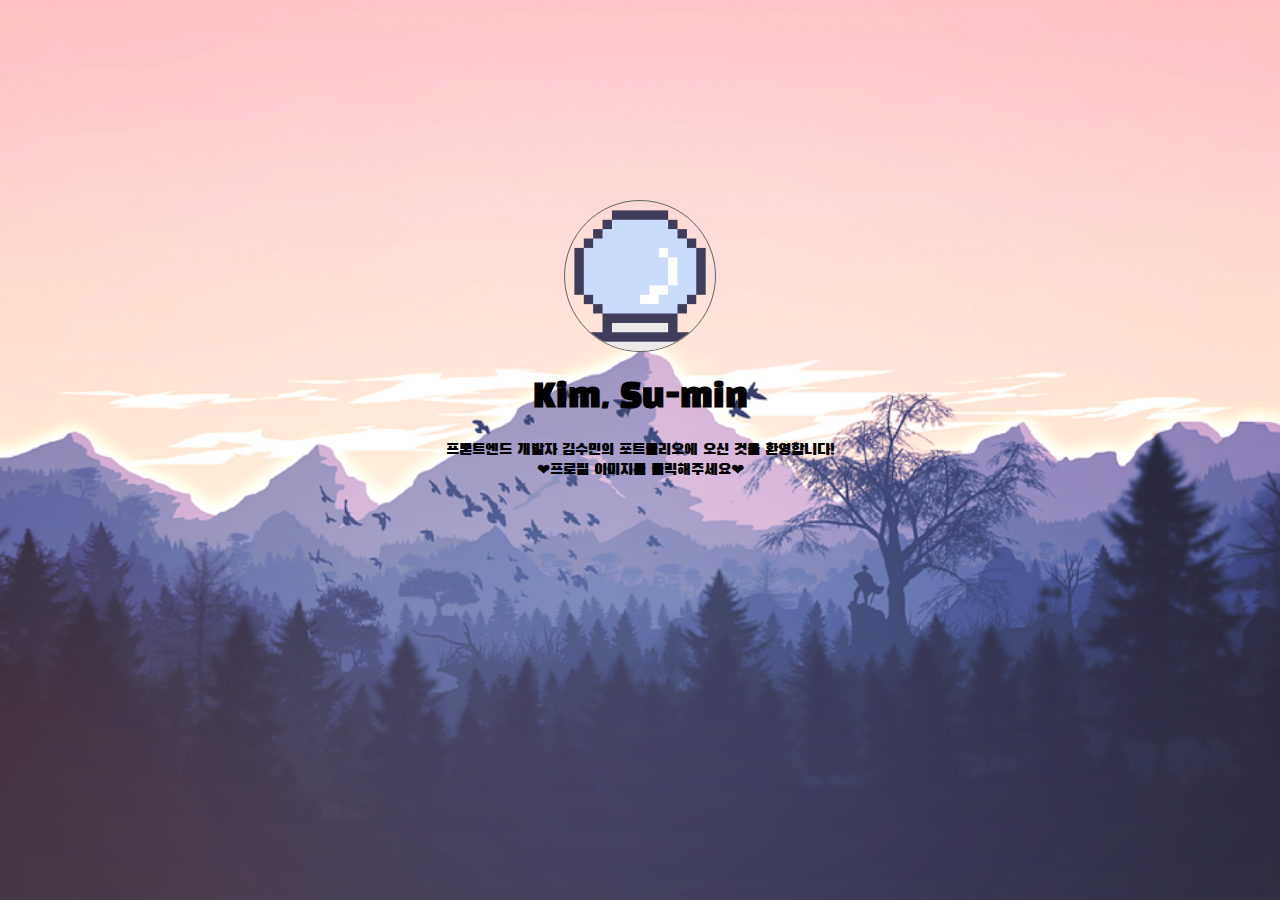
<file: index.html>
<!DOCTYPE html>
<html lang="en">
<head>
    <meta charset="UTF-8">
    <meta http-equiv="X-UA-Compatible" content="IE=edge">
    <meta name="viewport" content="width=device-width, initial-scale=1.0">
    <title>Welcom to Sumin Kim's Portfolio!!</title>
    <link rel="stylesheet" href="./css/index.css">
    <link rel="preconnect" href="https://fonts.gstatic.com">
    <link href="https://fonts.googleapis.com/css2?family=Black+Han+Sans&display=swap" rel="stylesheet">
</head>
<body>
    <div class="bg-image"></div>

    <div class="center_box">
        <a href="./html/main.html"><img src="./img/austronant.png" class="profile_img"></a>
        <h1>Kim, Su-min</h1>
        <span>프론트엔드 개발자 김수민의 포트폴리오에 오신 것을 환영합니다!</span>
        <span>❤프로필 이미지를 클릭해주세요❤</span>
    </div>
    
</body>
</html>
</file>
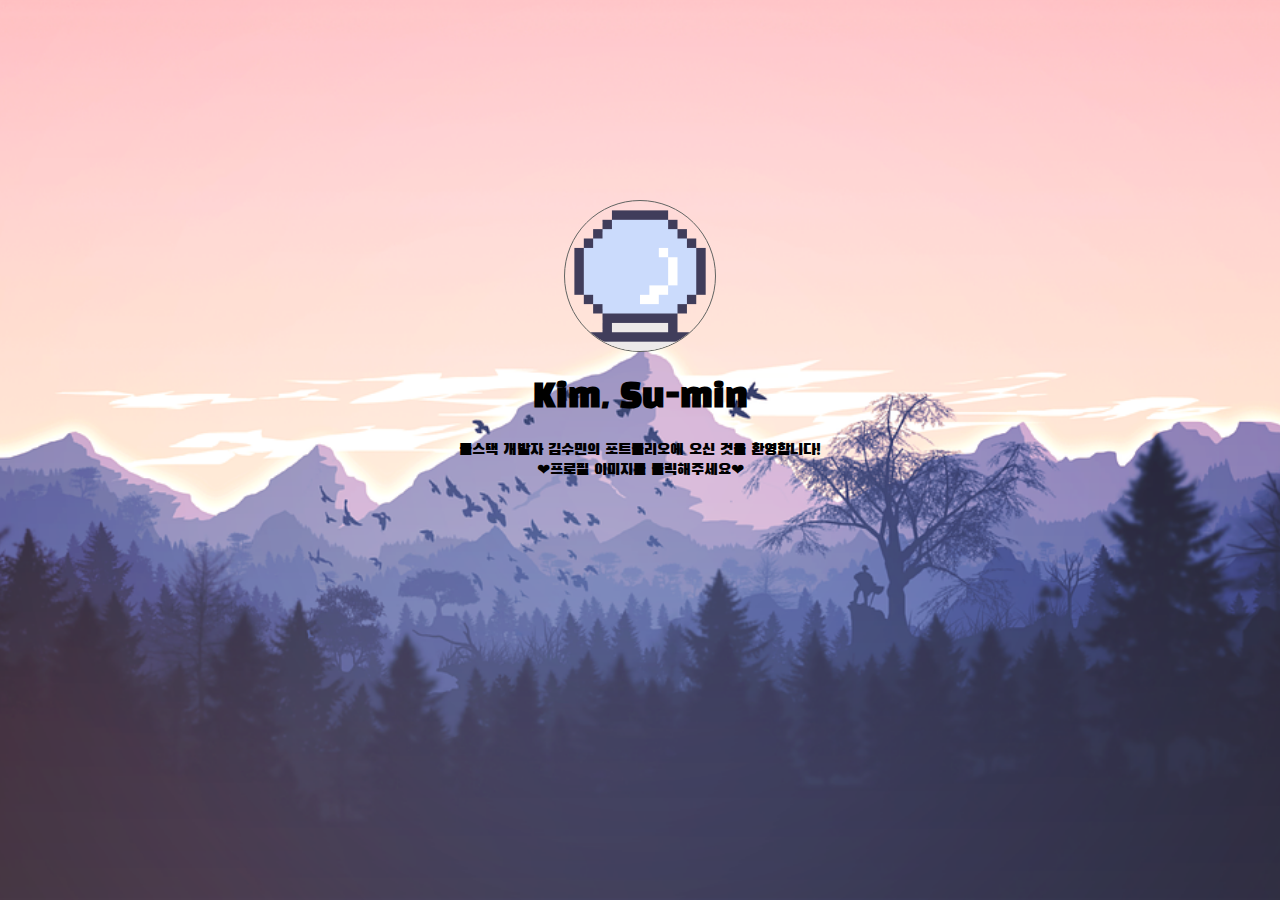
<file: html/index.html>
<!DOCTYPE html>
<html lang="en">
<head>
    <meta charset="UTF-8">
    <meta http-equiv="X-UA-Compatible" content="IE=edge">
    <meta name="viewport" content="width=device-width, initial-scale=1.0">
    <title>Welcom to Sumin Kim's Portfolio!!</title>
    <link rel="stylesheet" href="../css/index.css">
    <link rel="preconnect" href="https://fonts.gstatic.com">
    <link href="https://fonts.googleapis.com/css2?family=Black+Han+Sans&display=swap" rel="stylesheet">
</head>
<body>
    <div class="bg-image"></div>

    <div class="center_box">
        <a href="./main.html"><img src="../img/austronant.png" class="profile_img"></a>
        <h1>Kim, Su-min</h1>
        <span>풀스택 개발자 김수민의 포트폴리오에 오신 것을 환영합니다!</span>
        <span>❤프로필 이미지를 클릭해주세요❤</span>
    </div>
    
</body>
</html>
</file>
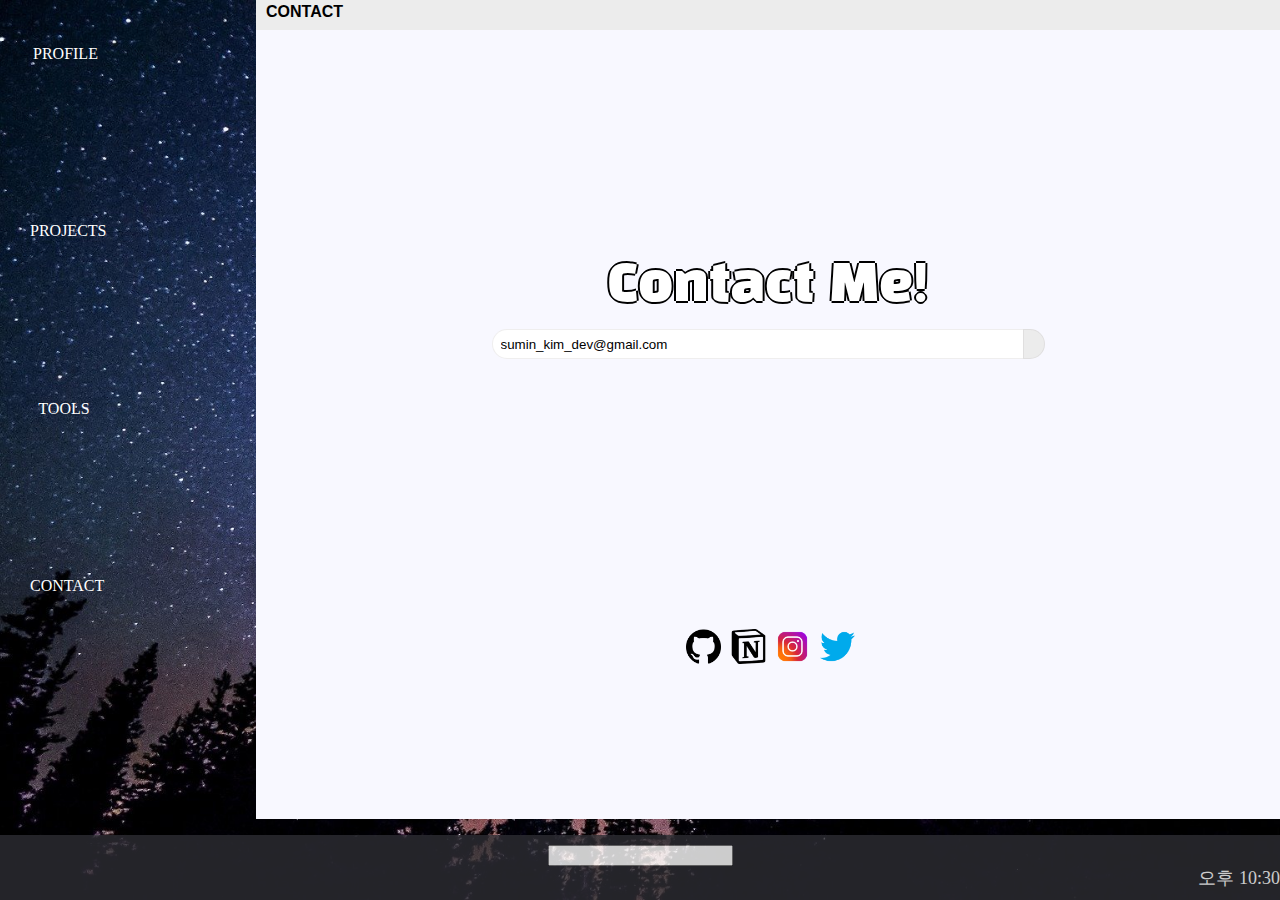
<file: contact.html>
<!DOCTYPE html>
<html lang="en">
<head>
    <meta charset="UTF-8">
    <meta http-equiv="X-UA-Compatible" content="IE=edge">
    <meta name="viewport" content="width=device-width, initial-scale=1.0">
    <title>Welcom to Sumin's Site</title>

    <link href="https://cdn.jsdelivr.net/npm/bootstrap@5.0.0-beta3/dist/css/bootstrap.min.css" rel="stylesheet" integrity="sha384-eOJMYsd53ii+scO/bJGFsiCZc+5NDVN2yr8+0RDqr0Ql0h+rP48ckxlpbzKgwra6" crossorigin="anonymous">
    <link rel="stylesheet" href="main.css">
    <link rel="stylesheet" href="tools.css">
    <link rel="stylesheet" href="contact.css">
    <link rel="stylesheet" href="https://use.fontawesome.com/releases/v5.15.3/css/all.css" integrity="sha384-SZXxX4whJ79/gErwcOYf+zWLeJdY/qpuqC4cAa9rOGUstPomtqpuNWT9wdPEn2fk" crossorigin="anonymous">
    <script src="clock.js"></script>
    <link rel="preconnect" href="https://fonts.gstatic.com">
    <link href="https://fonts.googleapis.com/css2?family=Nanum+Pen+Script&display=swap" rel="stylesheet">
    <link rel="preconnect" href="https://fonts.gstatic.com">
    <link href="https://fonts.googleapis.com/css2?family=Black+Han+Sans&display=swap" rel="stylesheet">

</head>
<body onload="showClock()">

    <div class="tool_icon_arrange">
        <div class="logos">
            <div class="logo_size">
                <a href="" class="logos_center">
                    <i class="far fa-id-card md-60 profile_style"></i>
                    <p class="profile_center">PROFILE</p>
                </a>
            </div>
                
            <div class="logo_size">
                <a href="" class="logos_center">
                    <i class="fab fa-fort-awesome-alt md-60 project_style"></i>
                    <p>PROJECTS</p>
                </a>
            </div>
        
            <div class="logo_size">
                <a href="./tools.html" class="logos_center ">
                    <i class="fab fa-html5 md-60 tools_style"></i>
                    <p class="tools_center">TOOLS</p>
                </a>
            </div>
        
            <div class="logo_size">
                <a href="./contact.html" class="logos_center">
                    <i class="fas fa-envelope-open-text md-60 email_style"></i>
                    <p>CONTACT</p>
                </a>
            </div> 
        </div>
        
    
        <div class="tools_space">
            <div class=" tools_header">
                <div class="tools_title">
                    <b>CONTACT</b>
                </div>
                <div><!--empty--></div>
                <div class=" tools_icons">
                    <i class="fas fa-minus tools_icons_height"></i>
                    <i class="far fa-square tools_icons_height"></i>                        
                    <a href="./main.html"><i class="fas fa-times"></i></a>
                </div>
            </div>
            
            <div class=" contact_arrange">
                <div class="contact_title">Contact Me!</div>
           
                <div class="InputAddOn mb-3" >
                    <input class="InputAddOn-field" value="sumin_kim_dev@gmail.com">
                    <a class="InputAddOn-item" href="mailto:sumin_kim_dev@gmail.com"> <i class="fas fa-envelope"></i></a>
                </div>

                <div class="sns_logos"  id="floating">
                    <a href="https://github.com/5Suminsss2"><img src="./img/sns_logos/github_logo.png" alt=""></a>
                    <a href="https://notion.so/kp"><img src="./img/sns_logos/notion_logo.png" alt=""></a>
                    <a href="https://www.instagram.com/sunnyday_zxy/?hl=ko"><img src="./img/sns_logos/instagram_logo.png" alt=""></a>
                    <a href="https://www.twitter.com"><img src="./img/sns_logos/twitter_logo.png" alt=""></a>
                </div>
            </div>
            
        </div>
            
    </div>
    

    <footer class="row">
        <div class="col-1 start_button">
            <i class="fas fa-rocket rocket_icons mt-2"></i>
        </div>

        <div class="col-4">
            <span class = "input-group">
                <input type="text" class="form-control">
                <span class="input-group-text search_style"><i class="fas fa-search"></i></span>
                
            </span>
        </div>
 
        
        <div class="col-2">
            <!--empty-->
        </div>
        <div id="divClock" class="col-4 clock mt-2 clock_style" >
           
        </div>
    </footer>


    <script src="https://cdn.jsdelivr.net/npm/bootstrap@5.0.0-beta3/dist/js/bootstrap.bundle.min.js" integrity="sha384-JEW9xMcG8R+pH31jmWH6WWP0WintQrMb4s7ZOdauHnUtxwoG2vI5DkLtS3qm9Ekf" crossorigin="anonymous"></script>

</body>

</html>
</file>
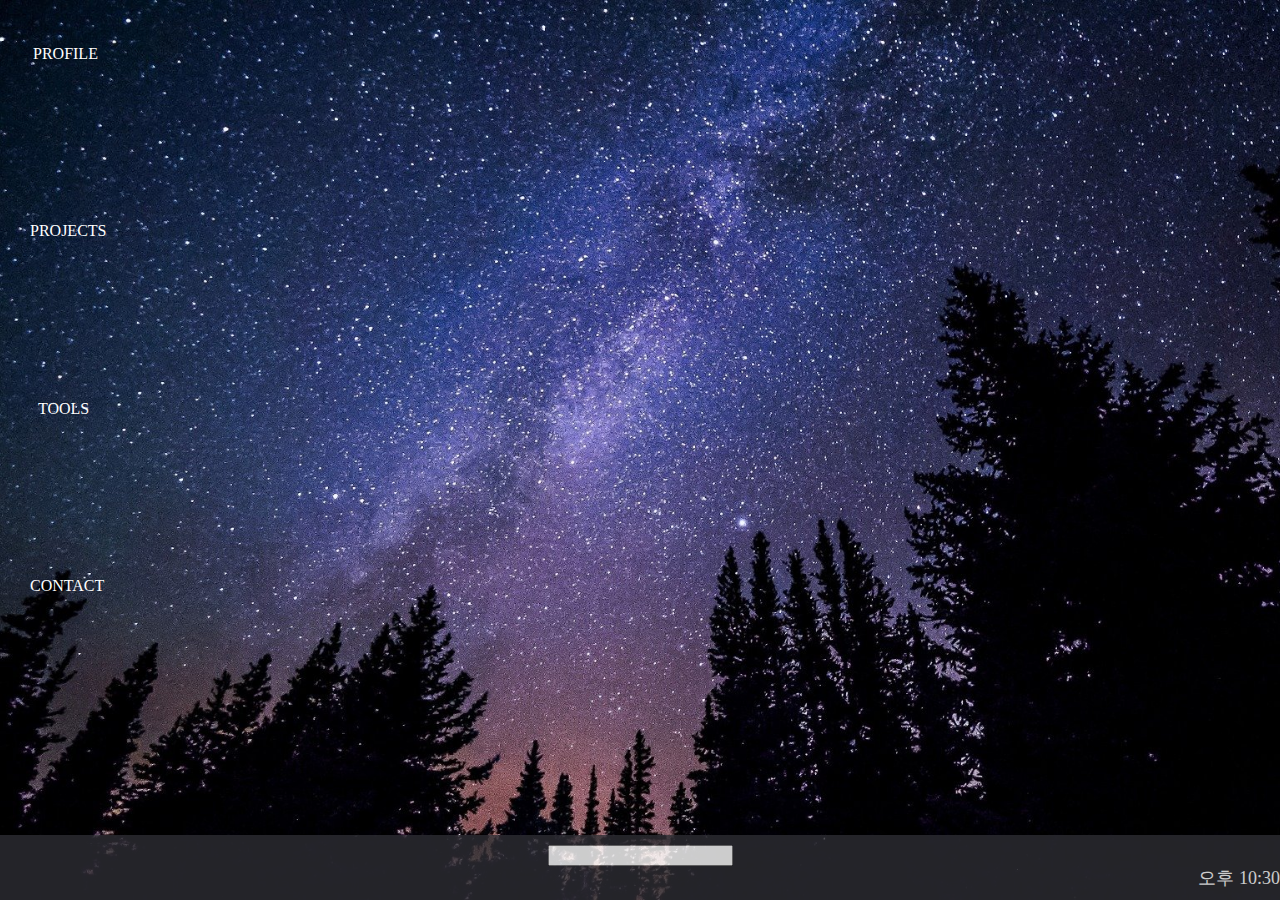
<file: main.html>
<!DOCTYPE html>
<html lang="en">
<head>
    <meta charset="UTF-8">
    <meta http-equiv="X-UA-Compatible" content="IE=edge">
    <meta name="viewport" content="width=device-width, initial-scale=1.0">
    <title>Welcom to Sumin's Site</title>

    <link href="https://cdn.jsdelivr.net/npm/bootstrap@5.0.0-beta3/dist/css/bootstrap.min.css" rel="stylesheet" integrity="sha384-eOJMYsd53ii+scO/bJGFsiCZc+5NDVN2yr8+0RDqr0Ql0h+rP48ckxlpbzKgwra6" crossorigin="anonymous">
    <link rel="stylesheet" href="main.css">
    <link rel="stylesheet" href="https://use.fontawesome.com/releases/v5.15.3/css/all.css" integrity="sha384-SZXxX4whJ79/gErwcOYf+zWLeJdY/qpuqC4cAa9rOGUstPomtqpuNWT9wdPEn2fk" crossorigin="anonymous">
    <script src="clock.js"></script>
    <link rel="preconnect" href="https://fonts.gstatic.com">
    <link href="https://fonts.googleapis.com/css2?family=Nanum+Pen+Script&display=swap" rel="stylesheet">

</head>
<body onload="showClock()">
    <div class="logos">
        <div class="logo_size">
            <a href="" class="logos_center">
                <i class="far fa-id-card md-60 profile_style"></i>
                <p class="profile_center">PROFILE</p>
            </a>
        </div>
            
        <div class="logo_size">
            <a href="" class="logos_center">
                <i class="fab fa-fort-awesome-alt md-60 project_style"></i>
                <p>PROJECTS</p>
            </a>
        </div>

        <div class="logo_size">
            <a href="" class="logos_center ">
                <i class="fab fa-html5 md-60 tools_style"></i>
                <p class="tools_center">TOOLS</p>
            </a>
        </div>

        <div class="logo_size">
            <a href="" class="logos_center">
                <i class="fas fa-envelope-open-text md-60 email_style"></i>
                <p>CONTACT</p>
            </a>
        </div>
        <!--<section>
            <p>안녕하세요 저는 <i>김수민</i>입니다!</p>
        </section>-->
        
    </div>

    
  

    <footer class="row">
        <div class="col-1 start_button">
            <i class="fas fa-rocket rocket_icons mt-2"></i>
        </div>

        <div class="col-3">
            <span class = "input-group">
                <input type="text" class="form-control">
                <span class="input-group-text search_style"><i class="fas fa-search"></i></span>
                
            </span>
        </div>
 
        
        <div class="col-5">
            <!--empty-->
        </div>
        <div id="divClock" class="col-3 clock mt-2 clock_style" >
           
        </div>
    </footer>


    <script src="https://cdn.jsdelivr.net/npm/bootstrap@5.0.0-beta3/dist/js/bootstrap.bundle.min.js" integrity="sha384-JEW9xMcG8R+pH31jmWH6WWP0WintQrMb4s7ZOdauHnUtxwoG2vI5DkLtS3qm9Ekf" crossorigin="anonymous"></script>

</body>
</html>
</file>
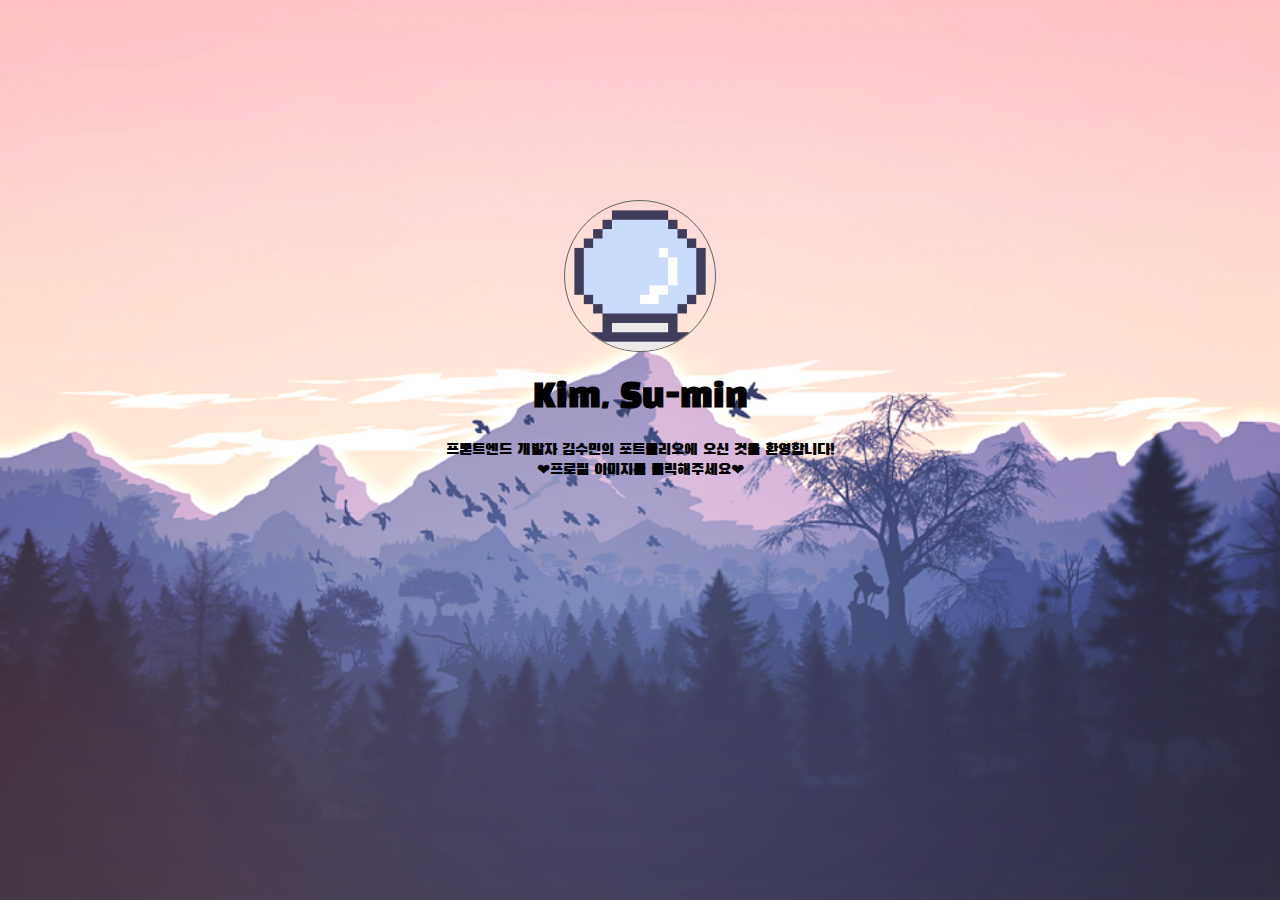
<file: open.html>
<!DOCTYPE html>
<html lang="en">
<head>
    <meta charset="UTF-8">
    <meta http-equiv="X-UA-Compatible" content="IE=edge">
    <meta name="viewport" content="width=device-width, initial-scale=1.0">
    <title>Welcom to Sumin Kim's Portfolio!!</title>
    <link rel="stylesheet" href="./open.css">
    <link rel="preconnect" href="https://fonts.gstatic.com">
    <link href="https://fonts.googleapis.com/css2?family=Black+Han+Sans&display=swap" rel="stylesheet">
</head>
<body>
    <div class="bg-image"></div>

    <div class="center_box">
        <a href="./main.html"><img src="img/austronant.png" class="profile_img"></a>
        <h1>Kim, Su-min</h1>
        <span>프론트엔드 개발자 김수민의 포트폴리오에 오신 것을 환영합니다!</span>
        <span>❤프로필 이미지를 클릭해주세요❤</span>
    </div>
    
</body>
</html>
</file>
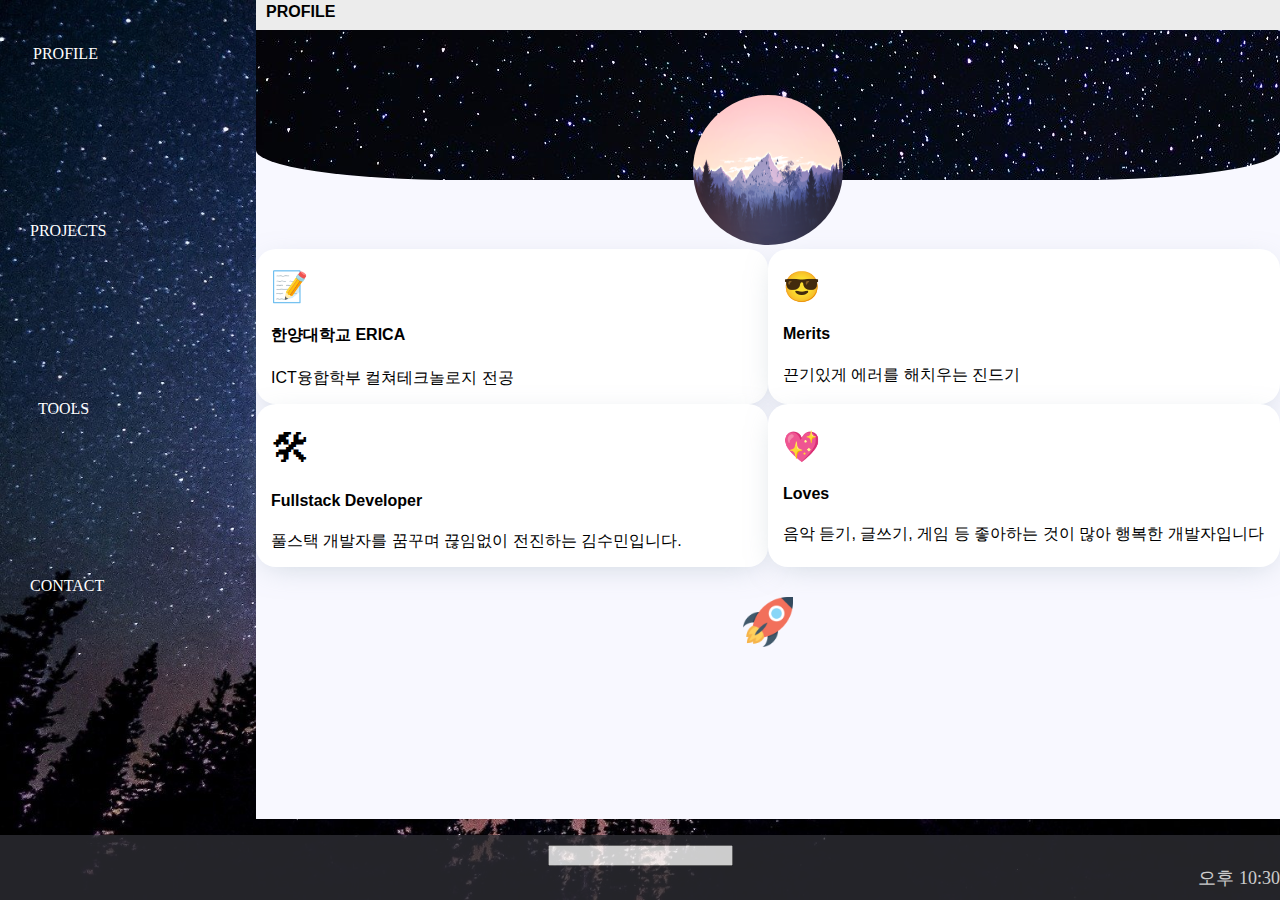
<file: profile.html>
<!DOCTYPE html>
<html lang="en">
<head>
    <meta charset="UTF-8">
    <meta http-equiv="X-UA-Compatible" content="IE=edge">
    <meta name="viewport" content="width=device-width, initial-scale=1.0">
    <title>Welcom to Sumin's Site</title>

    <link href="https://cdn.jsdelivr.net/npm/bootstrap@5.0.0-beta3/dist/css/bootstrap.min.css" rel="stylesheet" integrity="sha384-eOJMYsd53ii+scO/bJGFsiCZc+5NDVN2yr8+0RDqr0Ql0h+rP48ckxlpbzKgwra6" crossorigin="anonymous">
    <link rel="stylesheet" href="main.css">
    <link rel="stylesheet" href="tools.css">
    <link rel="stylesheet" href="project.css">
    <link rel="stylesheet" href="profile.css">
    <link rel="stylesheet" href="https://use.fontawesome.com/releases/v5.15.3/css/all.css" integrity="sha384-SZXxX4whJ79/gErwcOYf+zWLeJdY/qpuqC4cAa9rOGUstPomtqpuNWT9wdPEn2fk" crossorigin="anonymous">
    <script src="clock.js"></script>
    <link rel="preconnect" href="https://fonts.gstatic.com">
    <link href="https://fonts.googleapis.com/css2?family=Nanum+Pen+Script&display=swap" rel="stylesheet">
    <link rel="preconnect" href="https://fonts.gstatic.com">
    <link href="https://fonts.googleapis.com/css2?family=Black+Han+Sans&display=swap" rel="stylesheet">

</head>
<body onload="showClock()">

    <div class="tool_icon_arrange">
        <div class="logos">
            <div class="logo_size">
                <a href="" class="logos_center">
                    <i class="far fa-id-card md-60 profile_style"></i>
                    <p class="profile_center">PROFILE</p>
                </a>
            </div>
                
            <div class="logo_size">
                <a href="./project.html" class="logos_center">
                    <i class="fab fa-fort-awesome-alt md-60 project_style"></i>
                    <p>PROJECTS</p>
                </a>
            </div>
        
            <div class="logo_size">
                <a href="./tools.html" class="logos_center ">
                    <i class="fab fa-html5 md-60 tools_style"></i>
                    <p class="tools_center">TOOLS</p>
                </a>
            </div>
        
            <div class="logo_size">
                <a href="./contact.html" class="logos_center">
                    <i class="fas fa-envelope-open-text md-60 email_style"></i>
                    <p>CONTACT</p>
                </a>
            </div> 
        </div>
        
    
        <div class="tools_space">
            <div class=" tools_header">
                <div class="tools_title">
                    <b>PROFILE</b>
                </div>
                <div><!--empty--></div>
                <div class=" tools_icons">
                    <i class="fas fa-minus tools_icons_height"></i>
                    <i class="far fa-square tools_icons_height"></i>                        
                    <a href="./main.html"><i class="fas fa-times"></i></a>
                </div>
            </div>
            
            <div class="project_body">
                <div class="top_background">
                    <div class="top_background_size"></div>
                </div>

                <!--img를 중앙으로 올리려면(일반 body말고 어떤 div안에서) div로 감싸서 텅빈 div안에서 중간으로 위치할 수 있게 할 수 있음 div 하나만 씌우면 절대 안됨-->
                <div>
                    <div style="text-align: center; margin-top: -85px;">
                        <img class= "profile_img" src="./img/moutain.png" alt="">
                    </div>
                    
                </div>
                
                <div class="profile_image">
                    <div class="bottom_background">

                    
                        <div class="card shadow m-3" id="floating">
                            <div class="row">
                                <div class="col-2" style="font-size: 30px;  margin-top: 5px;">📝</div>
                                <div class="col-10">
                                    <h4>한양대학교 ERICA</h4>
                                    ICT융합학부 컬쳐테크놀로지 전공
                                </div>
                            </div>
                        </div>
        
            
                        <div class="card shadow m-3" id="floating">
                            <div class="row">
                                <div class="col-2" style="font-size: 30px; margin-top: 5px;">😎</div>
                                <div class="col-10">
                                    <h4>Merits</h4>
                                    <p>끈기있게 에러를 해치우는 진드기</p>
                                </div>
                            </div>
                        </div>
                    
                </div>    
    
                <div class="bottom_background2">  
                    <div class="card shadow m-3" id="floating">
                        <div class="row">
                            <div class="col-2" style="font-size: 40px;  margin-top: 7px;">🛠</div>
                            <div class="col-10">
                                <h4>Fullstack Developer</h4>
                            <p>풀스택 개발자를 꿈꾸며 끊임없이 전진하는 김수민입니다.</p>
                            </div>
                        </div>
                    </div>
        
                    <div class="card shadow m-3" id="floating">
                        <div class="row">
                            <div class="col-2" style="font-size: 30px; margin-top: 10px;">💖</div>
                            <div class="col-10">
                                <h4>Loves</h4>
                                음악 듣기, 글쓰기, 게임 등 좋아하는 것이 많아 행복한 개발자입니다                                </div>
                            </div>
                        </div>
                    </div>

                </div>


                <div class="rocket_outline mt-3">
                    <div style="text-align: center; ">
                        <img class= "rocket_img" src="./img/rocket.png" alt="">
                    </div>
                    
                </div>

            </div>
                
                

                
                
        </div>
            
    </div>
    

    <footer class="row">
        <div class="col-1 start_button">
            <i class="fas fa-rocket rocket_icons mt-2"></i>
        </div>

        <div class="col-4">
            <span class = "input-group">
                <input type="text" class="form-control">
                <span class="input-group-text search_style"><i class="fas fa-search"></i></span>
                
            </span>
        </div>
 
        
        <div class="col-2">
            <!--empty-->
        </div>
        <div id="divClock" class="col-4 clock mt-2 clock_style" >
           
        </div>
    </footer>


    <script src="https://cdn.jsdelivr.net/npm/bootstrap@5.0.0-beta3/dist/js/bootstrap.bundle.min.js" integrity="sha384-JEW9xMcG8R+pH31jmWH6WWP0WintQrMb4s7ZOdauHnUtxwoG2vI5DkLtS3qm9Ekf" crossorigin="anonymous"></script>

</body>

</html>
</file>
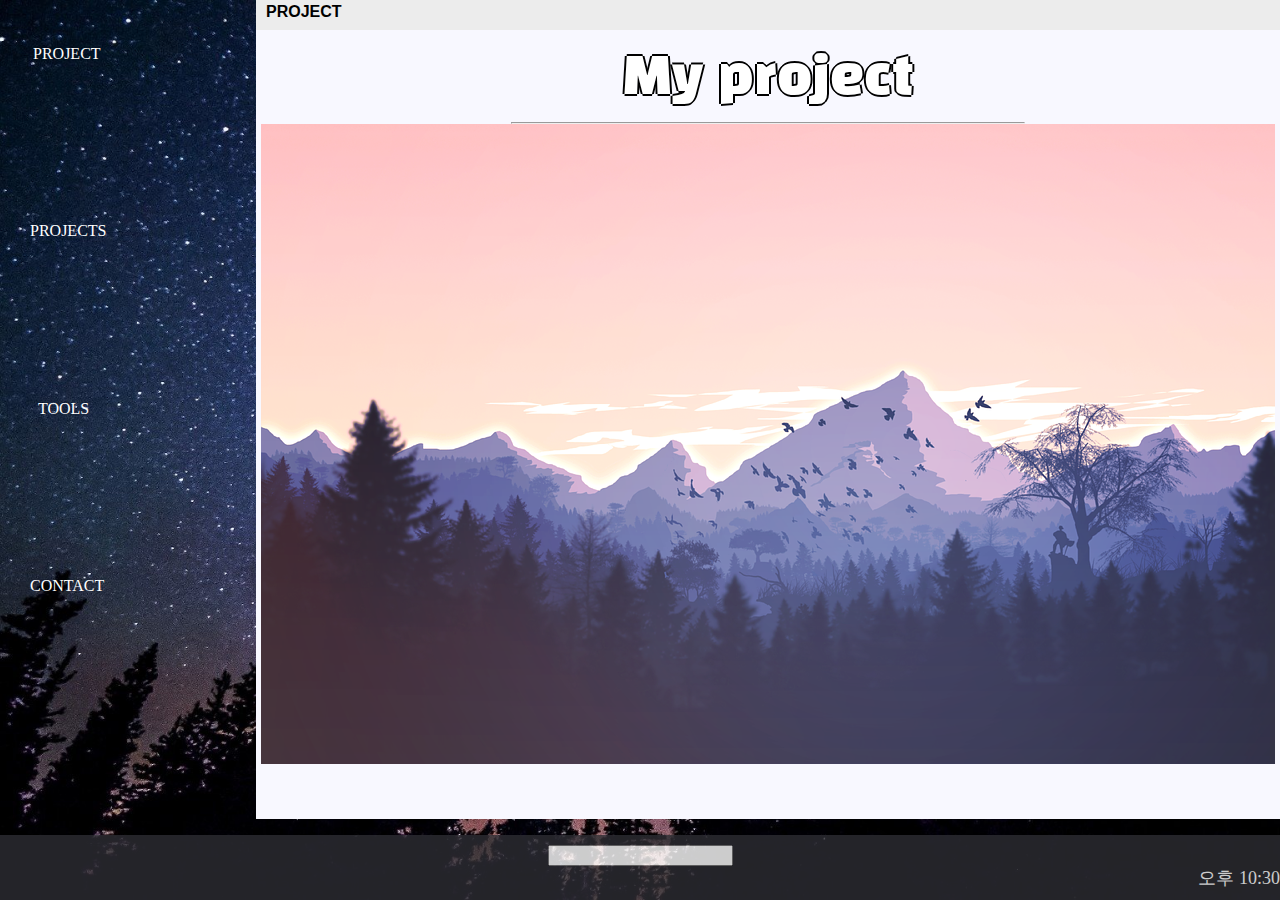
<file: project.html>
<!DOCTYPE html>
<html lang="en">
<head>
    <meta charset="UTF-8">
    <meta http-equiv="X-UA-Compatible" content="IE=edge">
    <meta name="viewport" content="width=device-width, initial-scale=1.0">
    <title>Welcom to Sumin's Site</title>

    <link href="https://cdn.jsdelivr.net/npm/bootstrap@5.0.0-beta3/dist/css/bootstrap.min.css" rel="stylesheet" integrity="sha384-eOJMYsd53ii+scO/bJGFsiCZc+5NDVN2yr8+0RDqr0Ql0h+rP48ckxlpbzKgwra6" crossorigin="anonymous">
    <link rel="stylesheet" href="main.css">
    <link rel="stylesheet" href="tools.css">
    <link rel="stylesheet" href="project.css">
    <link rel="stylesheet" href="https://use.fontawesome.com/releases/v5.15.3/css/all.css" integrity="sha384-SZXxX4whJ79/gErwcOYf+zWLeJdY/qpuqC4cAa9rOGUstPomtqpuNWT9wdPEn2fk" crossorigin="anonymous">
    <script src="clock.js"></script>
    <link rel="preconnect" href="https://fonts.gstatic.com">
    <link href="https://fonts.googleapis.com/css2?family=Nanum+Pen+Script&display=swap" rel="stylesheet">
    <link rel="preconnect" href="https://fonts.gstatic.com">
    <link href="https://fonts.googleapis.com/css2?family=Black+Han+Sans&display=swap" rel="stylesheet">

</head>
<body onload="showClock()">

    <div class="tool_icon_arrange">
        <div class="logos">
            <div class="logo_size">
                <a href="" class="logos_center">
                    <i class="far fa-id-card md-60 profile_style"></i>
                    <p class="profile_center">PROJECT</p>
                </a>
            </div>
                
            <div class="logo_size">
                <a href="./project.html" class="logos_center">
                    <i class="fab fa-fort-awesome-alt md-60 project_style"></i>
                    <p>PROJECTS</p>
                </a>
            </div>
        
            <div class="logo_size">
                <a href="./tools.html" class="logos_center ">
                    <i class="fab fa-html5 md-60 tools_style"></i>
                    <p class="tools_center">TOOLS</p>
                </a>
            </div>
        
            <div class="logo_size">
                <a href="./contact.html" class="logos_center">
                    <i class="fas fa-envelope-open-text md-60 email_style"></i>
                    <p>CONTACT</p>
                </a>
            </div> 
        </div>
        
    
        <div class="tools_space">
            <div class=" tools_header">
                <div class="tools_title">
                    <b>PROJECT</b>
                </div>
                <div><!--empty--></div>
                <div class=" tools_icons">
                    <i class="fas fa-minus tools_icons_height"></i>
                    <i class="far fa-square tools_icons_height"></i>                        
                    <a href="./main.html"><i class="fas fa-times"></i></a>
                </div>
            </div>
            
            <div class="project_body">
                <div class="project_title">My project</div>
                <hr>

                <div class="row row-cols-1 row-cols-md-2 g-4 mt-1 project_image">
                    <div class="col">
                        <div class="card">
                            <a href="">
                                <img src="./img//moutain.png" class="card-img-top card_img" alt="...">
                            </a>
                            <div class="card-body">
                                <h5 class="card-title">Whale to the muzik</h5>
                                <p class="card-text">💿 Music Streaming Service </p>
                                <p class="card-text">🔨 HTML, CSS, JS, Node.js</p>
                            </div>            
                        </div>
                    </div>
                    
                    <div class="col">
                        <div class="card">
                            <a href="">
                                <img src="./img/milkyway.jpg" class="card-img-top card_img" alt="...">
                            </a>
                            <div class="card-body">
                                <h5 class="card-title">Pig Diary</h5>
                                <p class="card-text">📝 To do list Site</p>
                                <p class="card-text">🔨 with HTML, CSS, JS</p>
                            </div>            
                        </div>
                    </div>

                    <div class="col">
                        <div class="card">
                            <a href="">
                                <img src="./img/background.jpg" class="card-img-top card_img" alt="...">
                            </a>
                            <div class="card-body">
                                <h5 class="card-title">Wetube</h5>
                                <p class="card-text">📺 Youtube Clone Coding</p>
                                <p class="card-text">🔨 HTML, CSS, JS, Node.js</p>

                            </div>            
                        </div>
                    </div>

                    <div class="col">
                        <div class="card">
                            <a href="">
                                <img src="./img/dark sky.jpg" class="card-img-top card_img" alt="...">
                            </a>
                            <div class="card-body">
                                <h5 class="card-title">Random Movie</h5>
                                <p class="card-text">📽️ Recommending random movies</p>
                                <p class="card-text">🔨 HTML, CSS, JS, Node.js</p>
                            </div>            
                        </div>
                    </div>
                </div>
                
            </div>
            
            
            
            
        </div>
            
    </div>
    

    <footer class="row">
        <div class="col-1 start_button">
            <i class="fas fa-rocket rocket_icons mt-2"></i>
        </div>

        <div class="col-4">
            <span class = "input-group">
                <input type="text" class="form-control">
                <span class="input-group-text search_style"><i class="fas fa-search"></i></span>
                
            </span>
        </div>
 
        
        <div class="col-2">
            <!--empty-->
        </div>
        <div id="divClock" class="col-4 clock mt-2 clock_style" >
           
        </div>
    </footer>


    <script src="https://cdn.jsdelivr.net/npm/bootstrap@5.0.0-beta3/dist/js/bootstrap.bundle.min.js" integrity="sha384-JEW9xMcG8R+pH31jmWH6WWP0WintQrMb4s7ZOdauHnUtxwoG2vI5DkLtS3qm9Ekf" crossorigin="anonymous"></script>

</body>

</html>
</file>
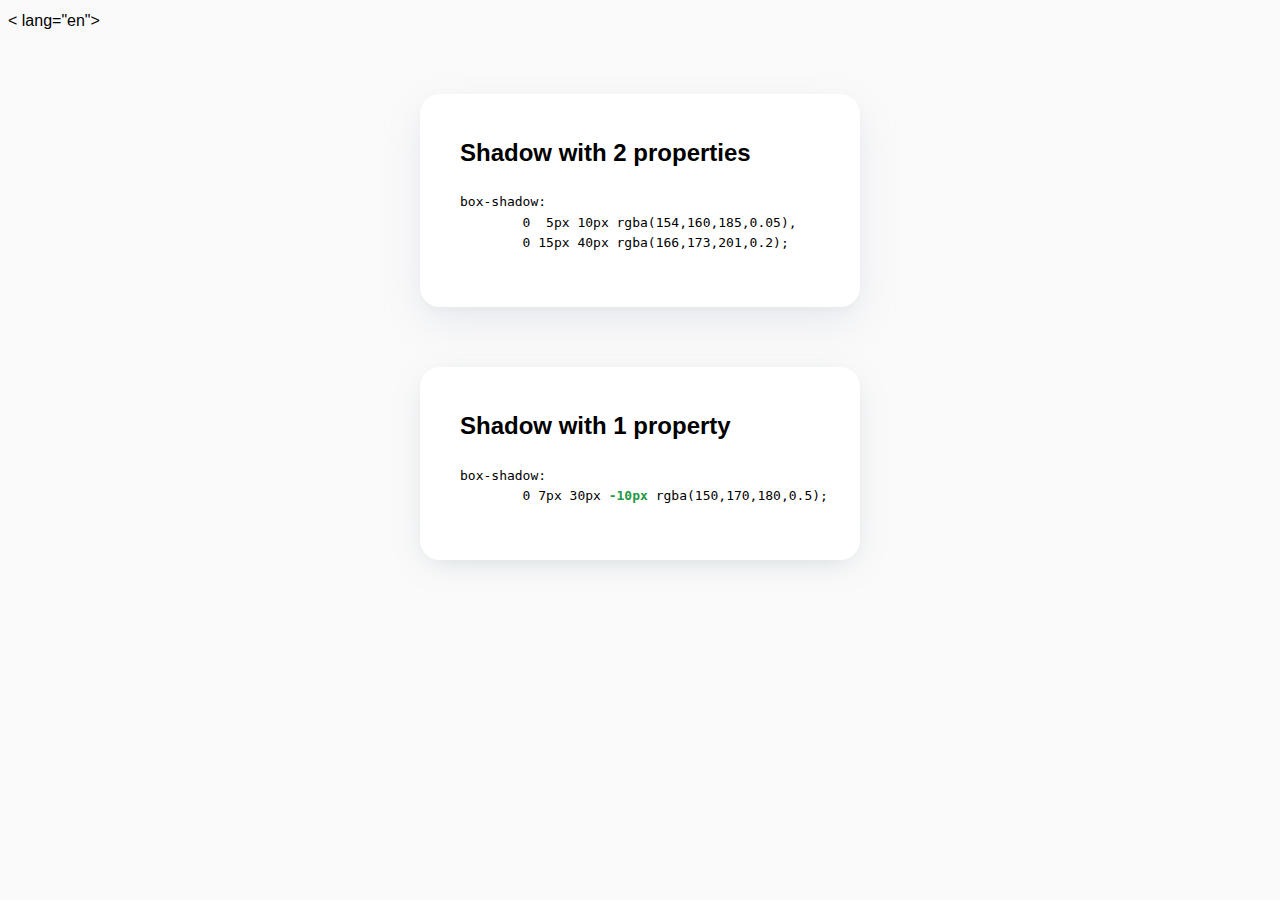
<file: test.html>
<!DOCTYPE html>
< lang="en">
<head>
    <meta charset="UTF-8">
    <meta http-equiv="X-UA-Compatible" content="IE=edge">
    <meta name="viewport" content="width=device-width, initial-scale=1.0">
    <title>Document</title>
    <link rel="stylesheet" href="test.css">
    <script src="./test.js"></script>
</head>
<body>
    <div class="card shadow1">
        <h2>Shadow with 2 properties</h2>
      <pre>box-shadow:
        0  5px 10px rgba(154,160,185,0.05),
        0 15px 40px rgba(166,173,201,0.2);</pre>
      </div>
      
      <div class="card shadow2">
        <h2>Shadow with 1 property</h2>
        <pre>box-shadow:
        0 7px 30px <span class="highlight">-10px</span> rgba(150,170,180,0.5);</pre>
      </div>
      
    
            

</body>

</html>
</file>
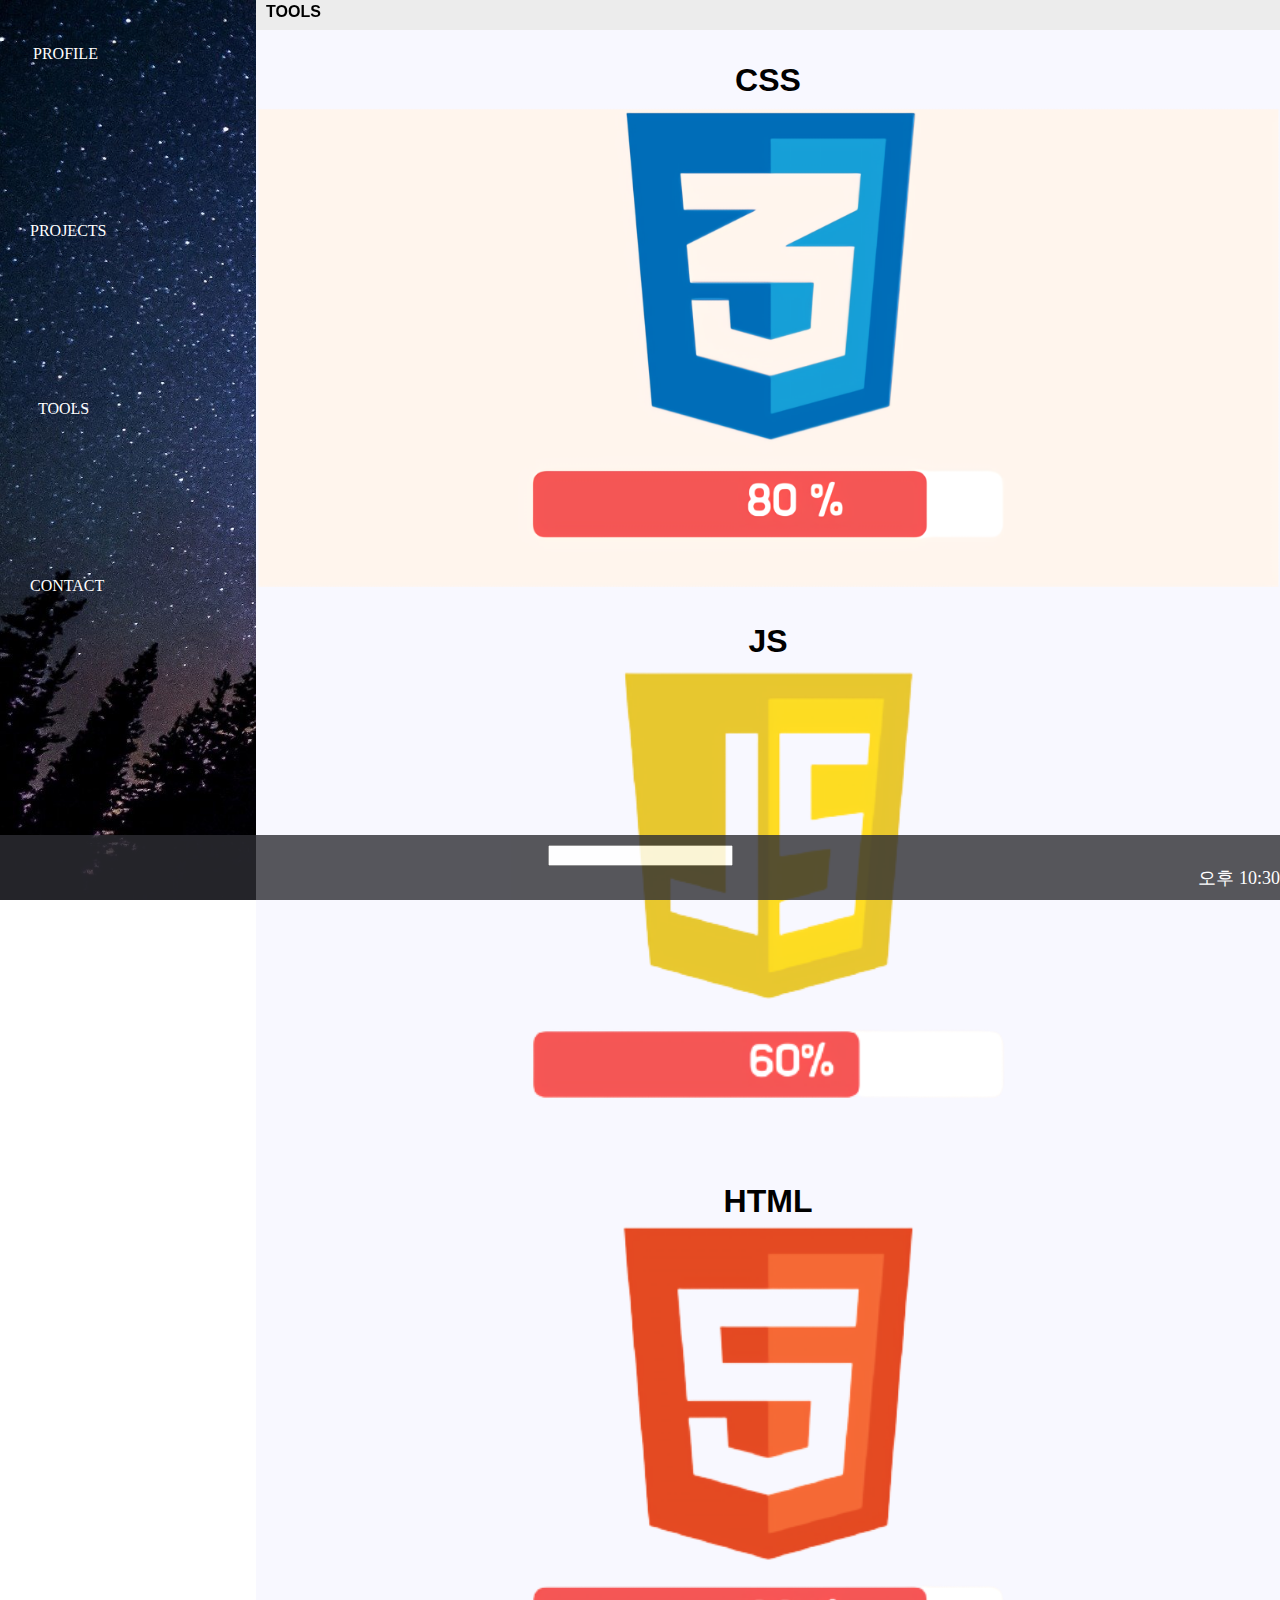
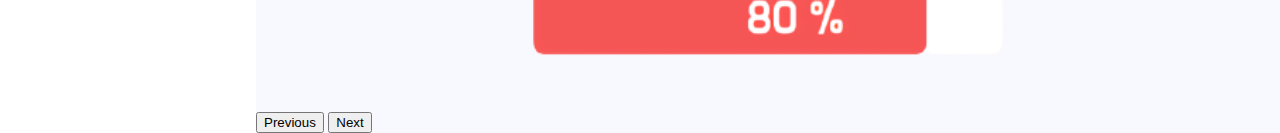
<file: tools.html>
<!DOCTYPE html>
<html lang="en">
<head>
    <meta charset="UTF-8">
    <meta http-equiv="X-UA-Compatible" content="IE=edge">
    <meta name="viewport" content="width=device-width, initial-scale=1.0">
    <title>Welcom to Sumin's Site</title>

    <link href="https://cdn.jsdelivr.net/npm/bootstrap@5.0.0-beta3/dist/css/bootstrap.min.css" rel="stylesheet" integrity="sha384-eOJMYsd53ii+scO/bJGFsiCZc+5NDVN2yr8+0RDqr0Ql0h+rP48ckxlpbzKgwra6" crossorigin="anonymous">
    <link rel="stylesheet" href="main.css">
    <link rel="stylesheet" href="tools.css">
    <link rel="stylesheet" href="https://use.fontawesome.com/releases/v5.15.3/css/all.css" integrity="sha384-SZXxX4whJ79/gErwcOYf+zWLeJdY/qpuqC4cAa9rOGUstPomtqpuNWT9wdPEn2fk" crossorigin="anonymous">
    <script src="clock.js"></script>
    <link rel="preconnect" href="https://fonts.gstatic.com">
    <link href="https://fonts.googleapis.com/css2?family=Nanum+Pen+Script&display=swap" rel="stylesheet">

</head>
<body onload="showClock()">

    <div class="tool_icon_arrange">
        <div class="logos">
            <div class="logo_size">
                <a href="" class="logos_center">
                    <i class="far fa-id-card md-60 profile_style"></i>
                    <p class="profile_center">PROFILE</p>
                </a>
            </div>
                
            <div class="logo_size">
                <a href="" class="logos_center">
                    <i class="fab fa-fort-awesome-alt md-60 project_style"></i>
                    <p>PROJECTS</p>
                </a>
            </div>
        
            <div class="logo_size">
                <a href="" class="logos_center ">
                    <i class="fab fa-html5 md-60 tools_style"></i>
                    <p class="tools_center">TOOLS</p>
                </a>
            </div>
        
            <div class="logo_size">
                <a href="" class="logos_center">
                    <i class="fas fa-envelope-open-text md-60 email_style"></i>
                    <p>CONTACT</p>
                </a>
            </div> 
        </div>
        
    
        <div class="tools_space">
            <div class=" tools_header">
                <div class="tools_title">
                    <b>TOOLS</b>
                </div>
                <div><!--empty--></div>
                <div class=" tools_icons">
                    <i class="fas fa-minus tools_icons_height"></i>
                    <i class="far fa-square tools_icons_height"></i>                        
                    <a href="./main.html"><i class="fas fa-times"></i></a>
                </div>
            </div>
            
            <div class="tools_body">
                <div id="carouselExampleIndicators" class="carousel slide tools_height" data-bs-ride="carousel">
                    
                    <div class="carousel-inner img_position">
                        <div class="carousel-item active">
                            <h1><b>CSS</b></h1>
                            <img src="./img/tool_logos/css_logo.png"  class="d-block " alt="...">
                            
                        </div>
                        
                        <div class="carousel-item "">
                            <h1><b>JS</b></h1>
                            <img src="./img/tool_logos/js_logo.png"  class="d-block " alt="...">
                        </div>
                        <div class="carousel-item ">
                            <h1><b>HTML</b></h1>
                            <img src="./img/tool_logos/html_logo.png"   class="d-block " alt="..." >
                        </div>
                    </div>
                    <button class="carousel-control-prev" type="button" data-bs-target="#carouselExampleIndicators" data-bs-slide="prev">
                        <span class="carousel-control-prev-icon" aria-hidden="true"></span>
                        <span class="visually-hidden">Previous</span>
                    </button>
                    <button class="carousel-control-next" type="button" data-bs-target="#carouselExampleIndicators" data-bs-slide="next">
                        <span class="carousel-control-next-icon" aria-hidden="true"></span>
                        <span class="visually-hidden">Next</span>
                    </button>
                    

                    

                </div>
                
                <div class="dots">
                    <i class="far fa-comment-dots"></i>
                </div>

                <div class="chat" >
                    
                        <img src="./img/tool_logos/그림14.png" alt="">
                
                    
                        <img src="./img/tool_logos/그림15.png" alt="">
                    
                        <img src="./img/tool_logos/그림16.png" alt="">
                    
                </div>
                
                <div class="back_to_main">
                    <a href="./main.html">
                        <button type="button" class="btn btn-outline-warning btn-lg">Back to Main</button>

                    </a>
                    
                </div>
                
            </div>
            
            
            
            
        </div>
            
    </div>
    

    <footer class="row">
        <div class="col-1 start_button">
            <i class="fas fa-rocket rocket_icons mt-2"></i>
        </div>

        <div class="col-3">
            <span class = "input-group">
                <input type="text" class="form-control">
                <span class="input-group-text search_style"><i class="fas fa-search"></i></span>
                
            </span>
        </div>
 
        
        <div class="col-5">
            <!--empty-->
        </div>
        <div id="divClock" class="col-3 clock mt-2 clock_style" >
           
        </div>
    </footer>


    <script src="https://cdn.jsdelivr.net/npm/bootstrap@5.0.0-beta3/dist/js/bootstrap.bundle.min.js" integrity="sha384-JEW9xMcG8R+pH31jmWH6WWP0WintQrMb4s7ZOdauHnUtxwoG2vI5DkLtS3qm9Ekf" crossorigin="anonymous"></script>

</body>

</html>
</file>
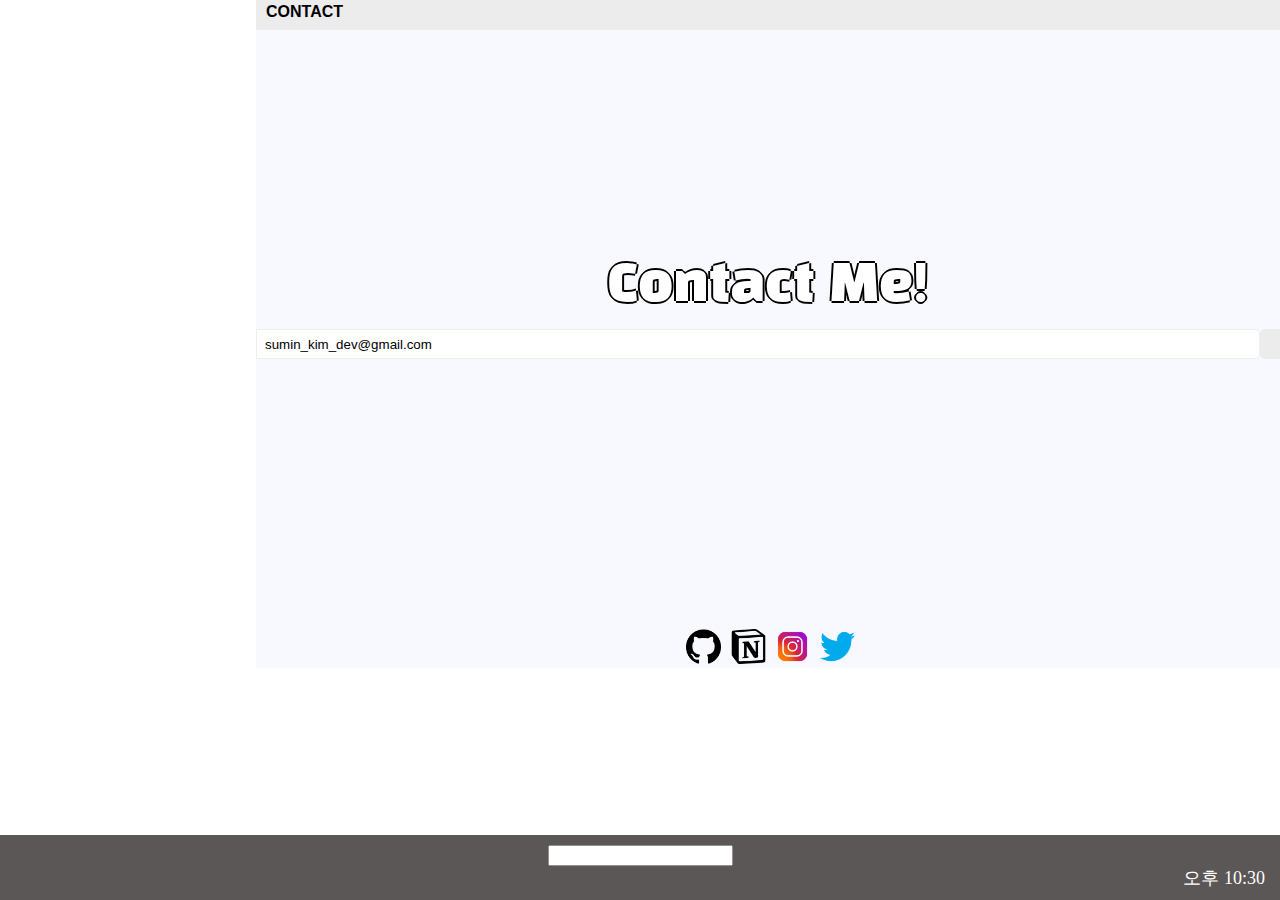
<file: html/contact.html>
<!DOCTYPE html>
<html lang="en">
<head>
    <meta charset="UTF-8">
    <meta http-equiv="X-UA-Compatible" content="IE=edge">
    <meta name="viewport" content="width=device-width, initial-scale=1.0">
    <title>Welcom to Sumin's Site</title>

    <link href="https://cdn.jsdelivr.net/npm/bootstrap@5.0.0-beta3/dist/css/bootstrap.min.css" rel="stylesheet" integrity="sha384-eOJMYsd53ii+scO/bJGFsiCZc+5NDVN2yr8+0RDqr0Ql0h+rP48ckxlpbzKgwra6" crossorigin="anonymous">
    <link rel="stylesheet" href="../css/main.css">
    <link rel="stylesheet" href="../css/tools.css">
    <link rel="stylesheet" href="../css/contact.css">
    <link rel="stylesheet" href="https://use.fontawesome.com/releases/v5.15.3/css/all.css" integrity="sha384-SZXxX4whJ79/gErwcOYf+zWLeJdY/qpuqC4cAa9rOGUstPomtqpuNWT9wdPEn2fk" crossorigin="anonymous">
    <script src="../js/clock.js"></script>
    <link rel="preconnect" href="https://fonts.gstatic.com">
    <link href="https://fonts.googleapis.com/css2?family=Nanum+Pen+Script&display=swap" rel="stylesheet">
    <link rel="preconnect" href="https://fonts.gstatic.com">
    <link href="https://fonts.googleapis.com/css2?family=Black+Han+Sans&display=swap" rel="stylesheet">

</head>
<body onload="showClock()">

    <div class="tool_icon_arrange">
        <div class="logos">
            <div class="logo_size">
                <a href="" class="logos_center">
                    <i class="far fa-id-card md-60 profile_style"></i>
                    <p class="profile_center">PROFILE</p>
                </a>
            </div>
                
            <div class="logo_size">
                <a href="./project.html" class="logos_center">
                    <i class="fab fa-fort-awesome-alt md-60 project_style"></i>
                    <p>PROJECTS</p>
                </a>
            </div>
        
            <div class="logo_size">
                <a href="./tools.html" class="logos_center ">
                    <i class="fab fa-html5 md-60 tools_style"></i>
                    <p class="tools_center">TOOLS</p>
                </a>
            </div>
        
            <div class="logo_size">
                <a href="./contact.html" class="logos_center">
                    <i class="fas fa-envelope-open-text md-60 email_style"></i>
                    <p>CONTACT</p>
                </a>
            </div> 
        </div>
        
    
        <div class="tools_space">
            <div class=" tools_header">
                <div class="tools_title">
                    <b>CONTACT</b>
                </div>
                <div><!--empty--></div>
                <div class=" tools_icons">
                    <i class="fas fa-minus tools_icons_height"></i>
                    <i class="far fa-square tools_icons_height"></i>                        
                    <a href="./main.html"><i class="fas fa-times"></i></a>
                </div>
            </div>
            
            <div class=" contact_arrange">
                <div class="contact_title">Contact Me!</div>
           
                <div class="InputAddOn mb-3" >
                    <input class="InputAddOn-field" value="sumin_kim_dev@gmail.com">
                    <a class="InputAddOn-item" href="mailto:sumin_kim_dev@gmail.com"> <i class="fas fa-envelope"></i></a>
                </div>

                <div class="sns_logos"  id="floating">
                    <a href="https://github.com/5Suminsss2"><img src="../img/sns_logos/github_logo.png" alt=""></a>
                    <a href="https://notion.so/kp"><img src="../img/sns_logos/notion_logo.png" alt=""></a>
                    <a href="https://www.instagram.com/sunnyday_zxy/?hl=ko"><img src="../img/sns_logos/instagram_logo.png" alt=""></a>
                    <a href="https://www.twitter.com"><img src="../img/sns_logos/twitter_logo.png" alt=""></a>
                </div>
            </div>
            
        </div>
            
    </div>
    

    <footer class="row">
        <div class="col-1 start_button">
            <i class="fas fa-rocket rocket_icons mt-2"></i>
        </div>

        <div class="col-4">
            <span class = "input-group">
                <input type="text" class="form-control">
                <span class="input-group-text search_style"><i class="fas fa-search"></i></span>
                
            </span>
        </div>
 
        
        <div class="col-2">
            <!--empty-->
        </div>
        <div id="divClock" class="col-4 clock mt-2 clock_style" >
           
        </div>
    </footer>


    <script src="https://cdn.jsdelivr.net/npm/bootstrap@5.0.0-beta3/dist/js/bootstrap.bundle.min.js" integrity="sha384-JEW9xMcG8R+pH31jmWH6WWP0WintQrMb4s7ZOdauHnUtxwoG2vI5DkLtS3qm9Ekf" crossorigin="anonymous"></script>

</body>

</html>
</file>
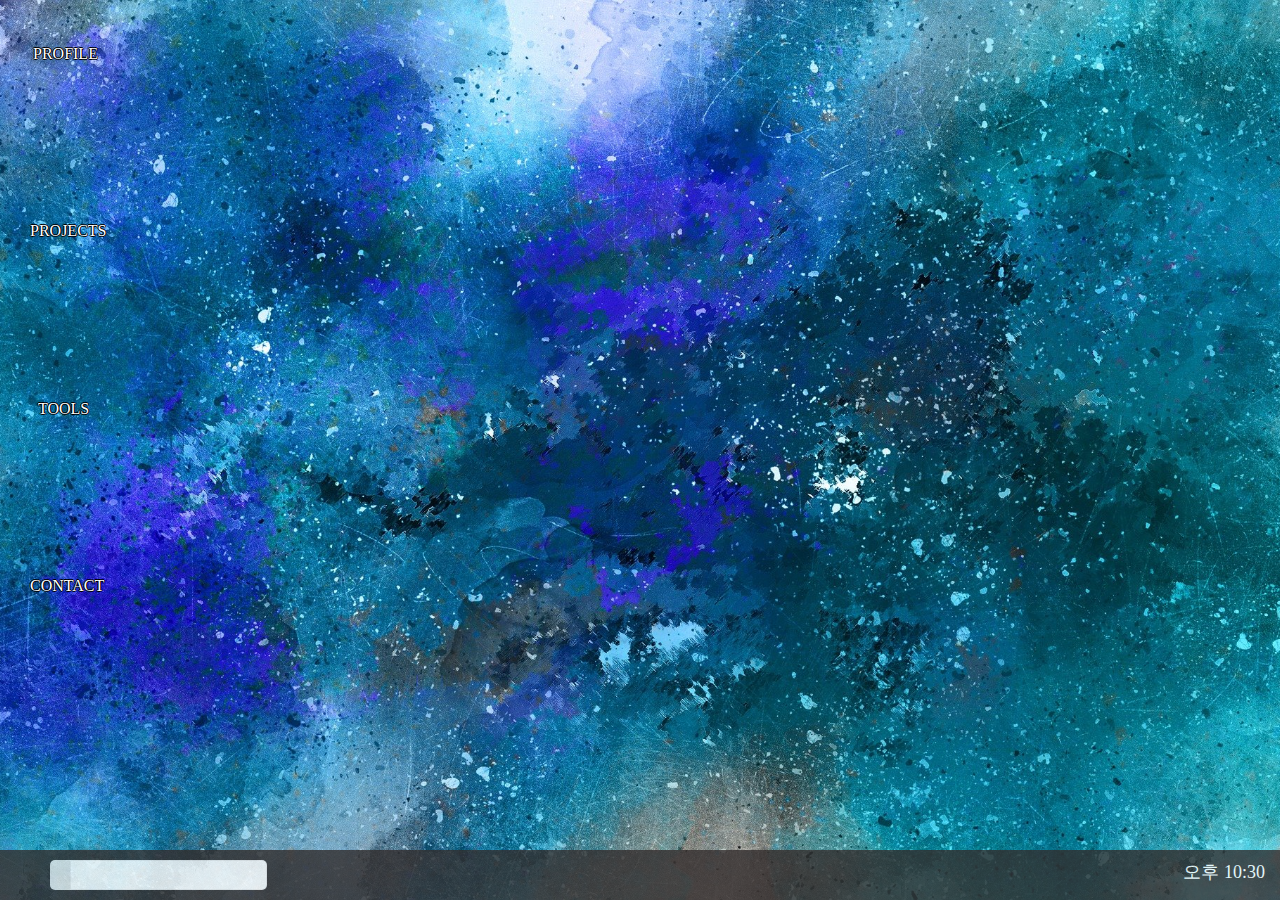
<file: html/main.html>
<!DOCTYPE html>
<html lang="en">
<head>
    <meta charset="UTF-8">
    <meta http-equiv="X-UA-Compatible" content="IE=edge">
    <meta name="viewport" content="width=device-width, initial-scale=1.0">
    <title>Welcom to Sumin's Site</title>

    <link href="https://cdn.jsdelivr.net/npm/bootstrap@5.0.0-beta3/dist/css/bootstrap.min.css" rel="stylesheet" integrity="sha384-eOJMYsd53ii+scO/bJGFsiCZc+5NDVN2yr8+0RDqr0Ql0h+rP48ckxlpbzKgwra6" crossorigin="anonymous">
    <link rel="stylesheet" href="../css/main.css">
    <link rel="stylesheet" href="https://use.fontawesome.com/releases/v5.15.3/css/all.css" integrity="sha384-SZXxX4whJ79/gErwcOYf+zWLeJdY/qpuqC4cAa9rOGUstPomtqpuNWT9wdPEn2fk" crossorigin="anonymous">
    <script src="../js/clock.js"></script>
    <link rel="preconnect" href="https://fonts.gstatic.com">
    <link href="https://fonts.googleapis.com/css2?family=Nanum+Pen+Script&display=swap" rel="stylesheet">
    
</head>
<body onload="showClock()">
    <div class="logos" id="sticky_logos">
        <div class="logo_size">
            <a href="./profile.html" class="logos_center">
                <i class="fas fa-id-card md-60 profile_style"></i>
                <p class="profile_center icon_font">PROFILE</p>
            </a>
        </div>
            
        <div class="logo_size">
            <a href="./project.html" class="logos_center">
                <i class="fas fa-folder md-60 project_style"></i>
                <p class="icon_font">PROJECTS</p>
            </a>
        </div>

        <div class="logo_size">
            <a href="./tools.html" class="logos_center ">
                <i class="fab fa-html5 md-60 tools_style"></i>
                <p class="tools_center icon_font">TOOLS</p>
            </a>
        </div>

        <div class="logo_size">
            <a href="./contact.html" class="logos_center">
                <i class="fas fa-envelope md-60 email_style"></i>
                <p class="icon_font">CONTACT</p>
            </a>
        </div>
        <!--<section>
                    랜덤으로 자기소개 문장 출력하는 코드
                    <p>안녕하세요 저는 <i>김수민</i>입니다!</p>
                </section>-->
        
    </div>

    
  

    <footer class="footer_div">
        <div class="footer1">
            <div class="start_button">
                <i class="fas fa-rocket rocket_icons mt-2"></i>
            </div>
    
            <div class="InputAddOn">
                <span class="InputAddOn-item"><i class="fas fa-search"></i></span>
                <input class="InputAddOn-field">
            </div>
        </div>
        <div class="footer2">
            <div id="divClock" class="clock mt-2 clock_style" >
        </div>
    </footer>
    


    <script src="https://cdn.jsdelivr.net/npm/bootstrap@5.0.0-beta3/dist/js/bootstrap.bundle.min.js" integrity="sha384-JEW9xMcG8R+pH31jmWH6WWP0WintQrMb4s7ZOdauHnUtxwoG2vI5DkLtS3qm9Ekf" crossorigin="anonymous"></script>

</body>
<script src="../js/background.js"></script>
</html>
</file>
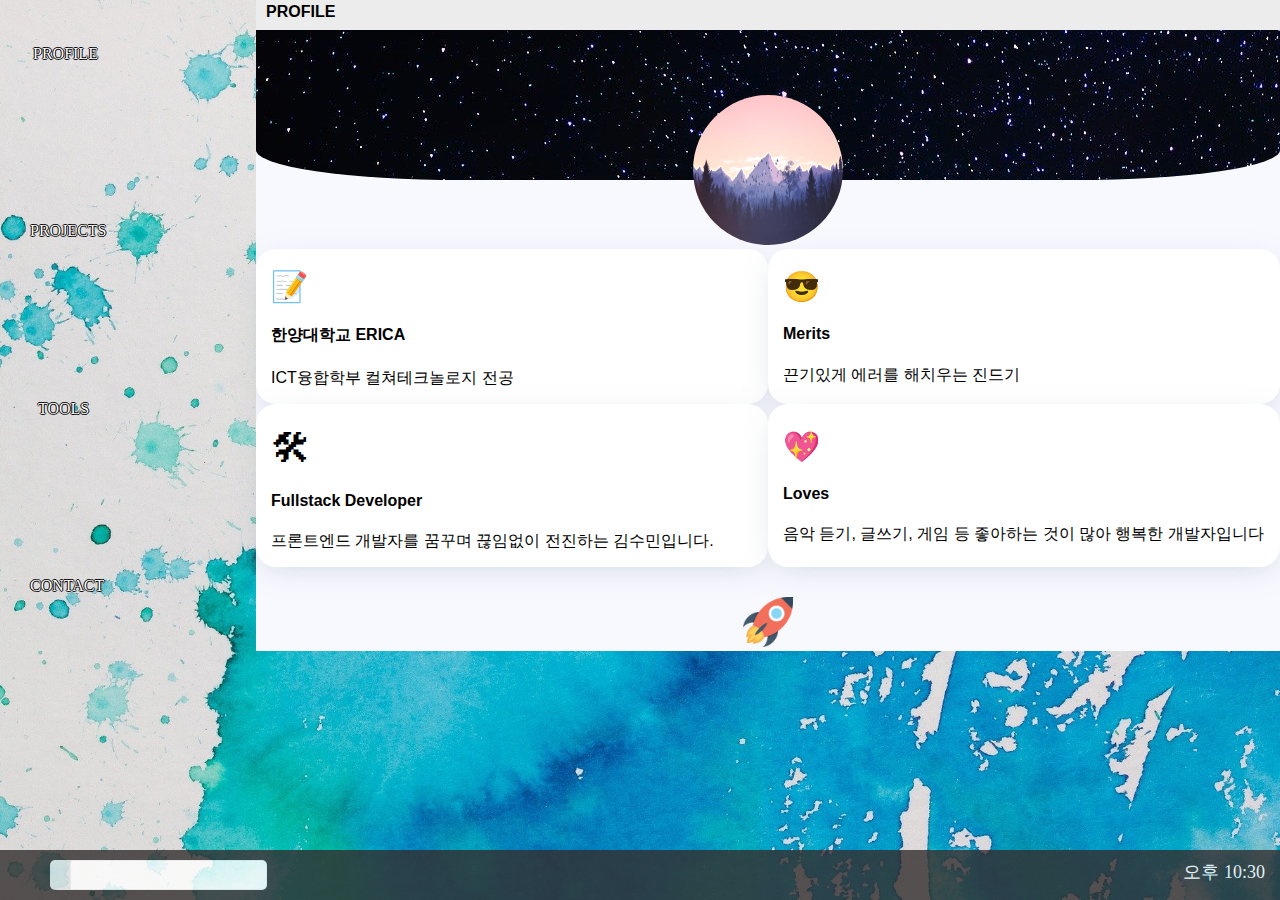
<file: html/profile.html>
<!DOCTYPE html>
<html lang="en">
<head>
    <meta charset="UTF-8">
    <meta http-equiv="X-UA-Compatible" content="IE=edge">
    <meta name="viewport" content="width=device-width, initial-scale=1.0">
    <title>Welcom to Sumin's Site</title>

    <link href="https://cdn.jsdelivr.net/npm/bootstrap@5.0.0-beta3/dist/css/bootstrap.min.css" rel="stylesheet" integrity="sha384-eOJMYsd53ii+scO/bJGFsiCZc+5NDVN2yr8+0RDqr0Ql0h+rP48ckxlpbzKgwra6" crossorigin="anonymous">
    <link rel="stylesheet" href="../css/main.css">
    <link rel="stylesheet" href="../css/tools.css">
    <link rel="stylesheet" href="../css/project.css">
    <link rel="stylesheet" href="../css/profile.css">
    <link rel="stylesheet" href="https://use.fontawesome.com/releases/v5.15.3/css/all.css" integrity="sha384-SZXxX4whJ79/gErwcOYf+zWLeJdY/qpuqC4cAa9rOGUstPomtqpuNWT9wdPEn2fk" crossorigin="anonymous">
    <script src="../js/clock.js"></script>
    <link rel="preconnect" href="https://fonts.gstatic.com">
    <link href="https://fonts.googleapis.com/css2?family=Nanum+Pen+Script&display=swap" rel="stylesheet">
    <link rel="preconnect" href="https://fonts.gstatic.com">
    <link href="https://fonts.googleapis.com/css2?family=Black+Han+Sans&display=swap" rel="stylesheet">

</head>
<body onload="showClock()">

    <div class="tool_icon_arrange">
        <div class="logos">
            <div class="logo_size">
                <a href="" class="logos_center">
                    <i class="fas fa-id-card md-60 profile_style"></i>
                    <p class="profile_center icon_font">PROFILE</p>
                </a>
            </div>
                
            <div class="logo_size">
                <a href="./project.html" class="logos_center">
                    <i class="fas fa-folder md-60 project_style"></i>
                    <p class="icon_font">PROJECTS</p>
                </a>
            </div>
        
            <div class="logo_size">
                <a href="./tools.html" class="logos_center ">
                    <i class="fab fa-html5 md-60 tools_style"></i>
                    <p class="tools_center icon_font">TOOLS</p>
                </a>
            </div>
        
            <div class="logo_size">
                <a href="./contact.html" class="logos_center">
                    <i class="fas fa-envelope md-60 email_style"></i>
                    <p class="icon_font">CONTACT</p>
                </a>
            </div> 
        </div>
        
    
        <div class="tools_space">
            <div class=" tools_header">
                <div class="tools_title">
                    <b>PROFILE</b>
                </div>
                <div><!--empty--></div>
                <div class=" tools_icons">
                    <i class="fas fa-minus tools_icons_height"></i>
                    <i class="far fa-square tools_icons_height"></i>                        
                    <a href="./main.html"><i class="fas fa-times"></i></a>
                </div>
            </div>
            
            <div class="project_body">
                <div class="top_background">
                    <div class="top_background_size"></div>
                </div>

                <!--img를 중앙으로 올리려면(일반 body말고 어떤 div안에서) div로 감싸서 텅빈 div안에서 중간으로 위치할 수 있게 할 수 있음 div 하나만 씌우면 절대 안됨-->
                <div>
                    <div style="text-align: center; margin-top: -85px;">
                        <img class= "profile_img" src="../img/moutain.png" alt="">
                    </div>
                    
                </div>
                
                <div class="profile_image">
                    <div class="bottom_background">

                    
                        <div class="card shadow m-3" id="floating">
                            <div class="row">
                                <div class="col-2" style="font-size: 30px;  margin-top: 5px;">📝</div>
                                <div class="col-10">
                                    <h4>한양대학교 ERICA</h4>
                                    ICT융합학부 컬쳐테크놀로지 전공
                                </div>
                            </div>
                        </div>
        
            
                        <div class="card shadow m-3" id="floating">
                            <div class="row">
                                <div class="col-2" style="font-size: 30px; margin-top: 5px;">😎</div>
                                <div class="col-10">
                                    <h4>Merits</h4>
                                    <p>끈기있게 에러를 해치우는 진드기</p>
                                </div>
                            </div>
                        </div>
                    
                </div>    
    
                <div class="bottom_background2">  
                    <div class="card shadow m-3" id="floating">
                        <div class="row">
                            <div class="col-2" style="font-size: 40px;  margin-top: 7px;">🛠</div>
                            <div class="col-10">
                                <h4>Fullstack Developer</h4>
                            <p>프론트엔드 개발자를 꿈꾸며 끊임없이 전진하는 김수민입니다.</p>
                            </div>
                        </div>
                    </div>
        
                    <div class="card shadow m-3" id="floating">
                        <div class="row">
                            <div class="col-2" style="font-size: 30px; margin-top: 10px;">💖</div>
                            <div class="col-10">
                                <h4>Loves</h4>
                                음악 듣기, 글쓰기, 게임 등 좋아하는 것이 많아 행복한 개발자입니다                                </div>
                            </div>
                        </div>
                    </div>

                </div>


                <div class="rocket_outline mt-3">
                    <div style="text-align: center; ">
                        <img class= "rocket_img" src="../img/rocket.png" alt="">
                    </div>
                    
                </div>

            </div>
                
                

                
                
        </div>
            
    </div>
    

    <footer class="footer_div">
        <div class="footer1">
            <div class="start_button">
                <i class="fas fa-rocket rocket_icons mt-2"></i>
            </div>
    
            <div class="InputAddOn">
                <span class="InputAddOn-item"><i class="fas fa-search"></i></span>
                <input class="InputAddOn-field">
            </div>
        </div>
        <div class="footer2">
            <div id="divClock" class="clock mt-2 clock_style" >
        </div>
    </footer>


    <script src="https://cdn.jsdelivr.net/npm/bootstrap@5.0.0-beta3/dist/js/bootstrap.bundle.min.js" integrity="sha384-JEW9xMcG8R+pH31jmWH6WWP0WintQrMb4s7ZOdauHnUtxwoG2vI5DkLtS3qm9Ekf" crossorigin="anonymous"></script>

</body>
<script src="../js/background.js"></script>

</html>
</file>
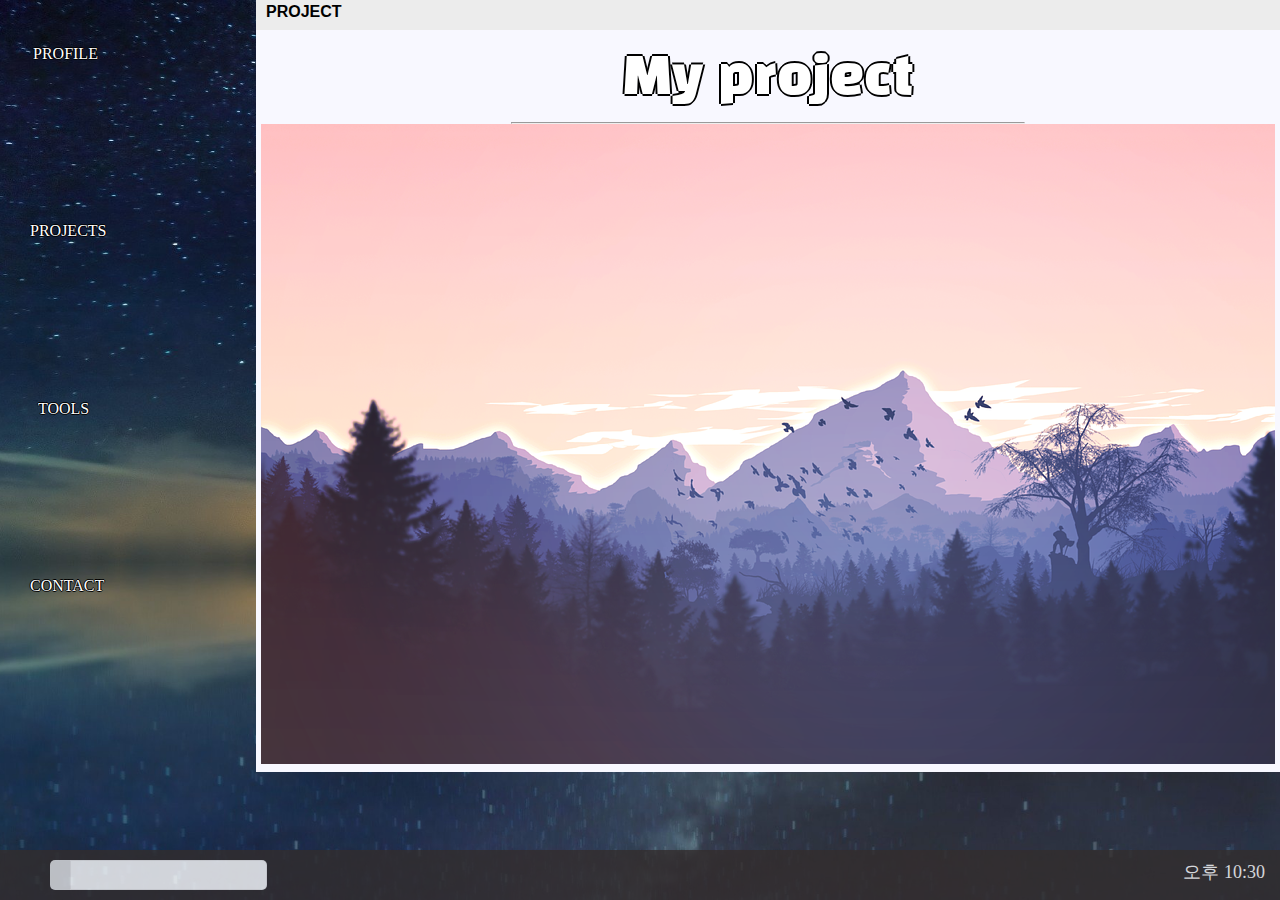
<file: html/project.html>
<!DOCTYPE html>
<html lang="en">
<head>
    <meta charset="UTF-8">
    <meta http-equiv="X-UA-Compatible" content="IE=edge">
    <meta name="viewport" content="width=device-width, initial-scale=1.0">
    <title>Welcom to Sumin's Site</title>

    <link href="https://cdn.jsdelivr.net/npm/bootstrap@5.0.0-beta3/dist/css/bootstrap.min.css" rel="stylesheet" integrity="sha384-eOJMYsd53ii+scO/bJGFsiCZc+5NDVN2yr8+0RDqr0Ql0h+rP48ckxlpbzKgwra6" crossorigin="anonymous">
    <link rel="stylesheet" href="../css/main.css">
    <link rel="stylesheet" href="../css/tools.css">
    <link rel="stylesheet" href="../css/project.css">
    <link rel="stylesheet" href="https://use.fontawesome.com/releases/v5.15.3/css/all.css" integrity="sha384-SZXxX4whJ79/gErwcOYf+zWLeJdY/qpuqC4cAa9rOGUstPomtqpuNWT9wdPEn2fk" crossorigin="anonymous">
    <script src="../js/clock.js"></script>
    <link rel="preconnect" href="https://fonts.gstatic.com">
    <link href="https://fonts.googleapis.com/css2?family=Nanum+Pen+Script&display=swap" rel="stylesheet">
    <link rel="preconnect" href="https://fonts.gstatic.com">
    <link href="https://fonts.googleapis.com/css2?family=Black+Han+Sans&display=swap" rel="stylesheet">

</head>
<body onload="showClock()">

    <div class="tool_icon_arrange">
        <div class="logos">
            <div class="logo_size">
                <a href="./profile.html" class="logos_center">
                    <i class="fas fa-id-card md-60 profile_style"></i>
                    <p class="profile_center icon_font">PROFILE</p>
                </a>
            </div>
                
            <div class="logo_size">
                <a href="./project.html" class="logos_center">
                    <i class="fas fa-folder md-60 project_style"></i>
                    <p class="icon_font">PROJECTS</p>
                </a>
            </div>
        
            <div class="logo_size">
                <a href="./tools.html" class="logos_center ">
                    <i class="fab fa-html5 md-60 tools_style"></i>
                    <p class="tools_center icon_font">TOOLS</p>
                </a>
            </div>
        
            <div class="logo_size">
                <a href="./contact.html" class="logos_center">
                    <i class="fas fa-envelope md-60 email_style"></i>
                    <p class="icon_font">CONTACT</p>
                </a>
            </div> 
        </div>
        
    
        <div class="tools_space">
            <div class=" tools_header">
                <div class="tools_title">
                    <b>PROJECT</b>
                </div>
                <div><!--empty--></div>
                <div class=" tools_icons">
                    <i class="fas fa-minus tools_icons_height"></i>
                    <i class="far fa-square tools_icons_height"></i>                        
                    <a href="./main.html"><i class="fas fa-times"></i></a>
                </div>
            </div>
            
            <div class="project_body">
                <div class="project_title">My project</div>
                <hr>

                <div class="row row-cols-1 row-cols-md-2 g-4 mt-1 project_image">
                    <div class="col">
                        <div class="card">
                            <a href="">
                                <img src="../img//moutain.png" class="card-img-top card_img" alt="...">
                            </a>
                            <div class="card-body">
                                <h5 class="card-title">Whale to the muzik</h5>
                                <p class="card-text">💿 Music Streaming Service </p>
                                <p class="card-text">🔨 HTML, CSS, JS, Node.js</p>
                            </div>            
                        </div>
                    </div>
                    
                    <div class="col">
                        <div class="card">
                            <a href="">
                                <img src="../img/milkyway.jpg" class="card-img-top card_img" alt="...">
                            </a>
                            <div class="card-body">
                                <h5 class="card-title">Pig Diary</h5>
                                <p class="card-text">📝 To do list Site</p>
                                <p class="card-text">🔨 with HTML, CSS, JS</p>
                            </div>            
                        </div>
                    </div>

                    <div class="col">
                        <div class="card">
                            <a href="">
                                <img src="../img/background.jpg" class="card-img-top card_img" alt="...">
                            </a>
                            <div class="card-body">
                                <h5 class="card-title">Wetube</h5>
                                <p class="card-text">📺 Youtube Clone Coding</p>
                                <p class="card-text">🔨 HTML, CSS, JS, Node.js</p>

                            </div>            
                        </div>
                    </div>

                    <div class="col">
                        <div class="card">
                            <a href="">
                                <img src="../img/dark sky.jpg" class="card-img-top card_img" alt="...">
                            </a>
                            <div class="card-body">
                                <h5 class="card-title">Random Movie</h5>
                                <p class="card-text">📽️ Recommending random movies</p>
                                <p class="card-text">🔨 HTML, CSS, JS, Node.js</p>
                            </div>            
                        </div>
                    </div>
                </div>
                
            </div>
            
            
            
            
        </div>
            
    </div>
    

    <footer class="footer_div">
        <div class="footer1">
            <div class="start_button">
                <i class="fas fa-rocket rocket_icons mt-2"></i>
            </div>
    
            <div class="InputAddOn">
                <span class="InputAddOn-item"><i class="fas fa-search"></i></span>
                <input class="InputAddOn-field">
            </div>
        </div>
        <div class="footer2">
            <div id="divClock" class="clock mt-2 clock_style" >
        </div>
    </footer>


    <script src="https://cdn.jsdelivr.net/npm/bootstrap@5.0.0-beta3/dist/js/bootstrap.bundle.min.js" integrity="sha384-JEW9xMcG8R+pH31jmWH6WWP0WintQrMb4s7ZOdauHnUtxwoG2vI5DkLtS3qm9Ekf" crossorigin="anonymous"></script>

</body>
<script src="../js/background.js"></script>
</html>
</file>
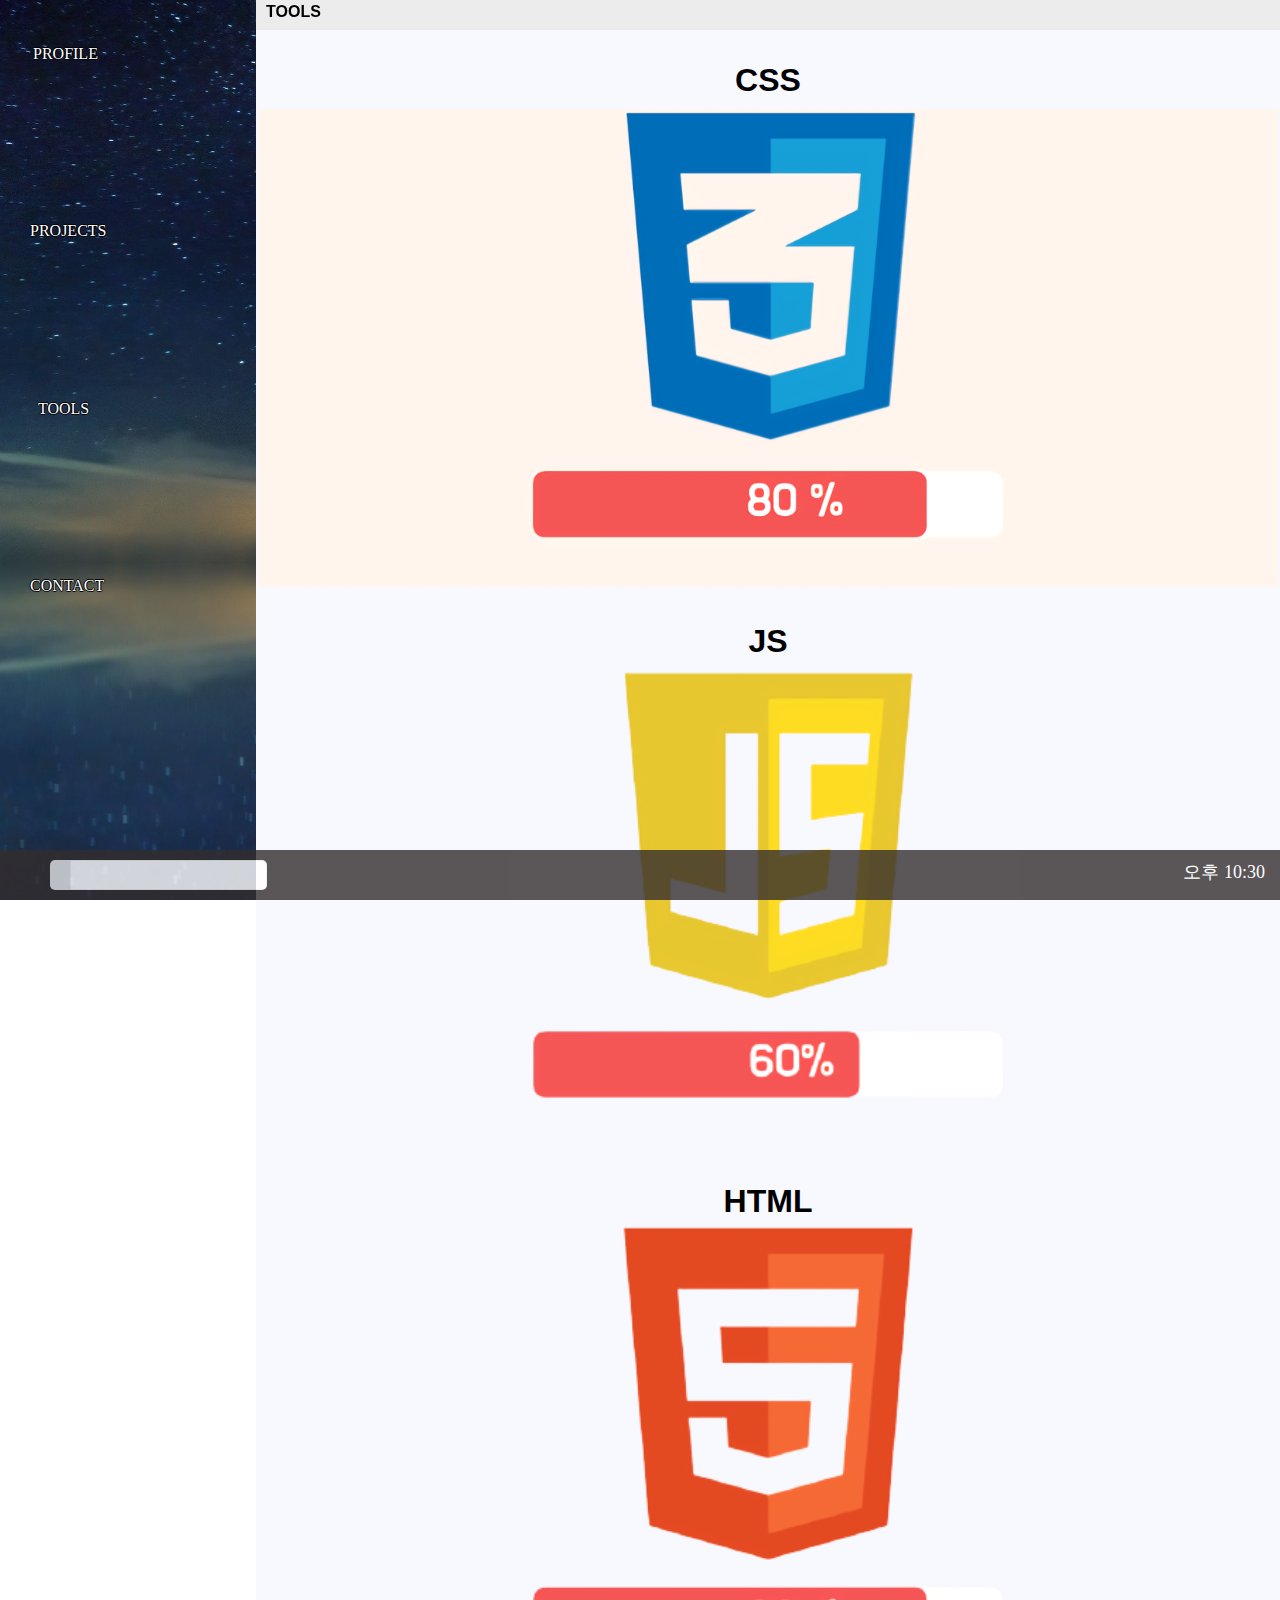
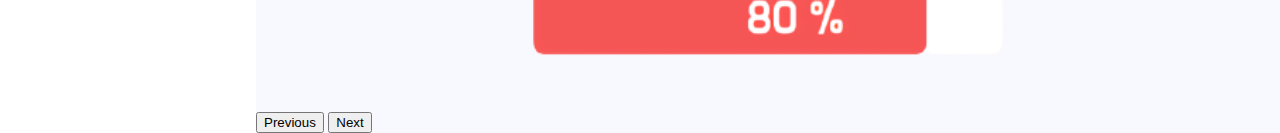
<file: html/tools.html>
<!DOCTYPE html>
<html lang="en">
<head>
    <meta charset="UTF-8">
    <meta http-equiv="X-UA-Compatible" content="IE=edge">
    <meta name="viewport" content="width=device-width, initial-scale=1.0">
    <title>Welcom to Sumin's Site</title>

    <link href="https://cdn.jsdelivr.net/npm/bootstrap@5.0.0-beta3/dist/css/bootstrap.min.css" rel="stylesheet" integrity="sha384-eOJMYsd53ii+scO/bJGFsiCZc+5NDVN2yr8+0RDqr0Ql0h+rP48ckxlpbzKgwra6" crossorigin="anonymous">
    <link rel="stylesheet" href="../css/main.css">
    <link rel="stylesheet" href="../css/tools.css">
    <link rel="stylesheet" href="https://use.fontawesome.com/releases/v5.15.3/css/all.css" integrity="sha384-SZXxX4whJ79/gErwcOYf+zWLeJdY/qpuqC4cAa9rOGUstPomtqpuNWT9wdPEn2fk" crossorigin="anonymous">
    <script src="../js/clock.js"></script>
    <link rel="preconnect" href="https://fonts.gstatic.com">
    <link href="https://fonts.googleapis.com/css2?family=Nanum+Pen+Script&display=swap" rel="stylesheet">

</head>
<body onload="showClock()">

    <div class="tool_icon_arrange">
        <div class="logos">
            <div class="logo_size">
                <a href="./profile.html" class="logos_center">
                    <i class="fas fa-id-card md-60 profile_style"></i>
                    <p class="profile_center icon_font">PROFILE</p>
                </a>
            </div>
                
            <div class="logo_size">
                <a href="./project.html" class="logos_center">
                    <i class="fas fa-folder md-60 project_style"></i>
                    <p class="icon_font">PROJECTS</p>
                </a>
            </div>
        
            <div class="logo_size">
                <a href="./tools.html" class="logos_center ">
                    <i class="fab fa-html5 md-60 tools_style"></i>
                    <p class="tools_center icon_font">TOOLS</p>
                </a>
            </div>
        
            <div class="logo_size">
                <a href="./contact.html" class="logos_center">
                    <i class="fas fa-envelope md-60 email_style"></i>
                    <p class="icon_font">CONTACT</p>
                </a>
            </div> 
        </div>
        
    
        <div class="tools_space">
            <div class=" tools_header">
                <div class="tools_title">
                    <b>TOOLS</b>
                </div>
                <div><!--empty--></div>
                <div class=" tools_icons">
                    <i class="fas fa-minus tools_icons_height"></i>
                    <i class="far fa-square tools_icons_height"></i>                        
                    <a href="./main.html"><i class="fas fa-times"></i></a>
                </div>
            </div>
            
            <div class="tools_body">
                <div id="carouselExampleIndicators" class="carousel slide tools_height" data-bs-ride="carousel">
                    
                    <div class="carousel-inner img_position">
                        <div class="carousel-item active">
                            <h1><b>CSS</b></h1>
                            <img src="../img/tool_logos/css_logo.png"  class="d-block " alt="...">
                            
                        </div>
                        
                        <div class="carousel-item">
                            <h1><b>JS</b></h1>
                            <img src="../img/tool_logos/js_logo.png"  class="d-block " alt="...">
                        </div>
                        <div class="carousel-item ">
                            <h1><b>HTML</b></h1>
                            <img src="../img/tool_logos/html_logo.png"   class="d-block " alt="..." >
                        </div>
                    </div>
                    <button class="carousel-control-prev" type="button" data-bs-target="#carouselExampleIndicators" data-bs-slide="prev">
                        <span class="carousel-control-prev-icon" aria-hidden="true"></span>
                        <span class="visually-hidden">Previous</span>
                    </button>
                    <button class="carousel-control-next" type="button" data-bs-target="#carouselExampleIndicators" data-bs-slide="next">
                        <span class="carousel-control-next-icon" aria-hidden="true"></span>
                        <span class="visually-hidden">Next</span>
                    </button>
                    

                    

                </div>
                
                <div class="dots">
                    <i class="far fa-comment-dots"></i>
                </div>

                <div class="chat" >
                    
                        <img src="../img/tool_logos/그림14.png" alt="">
                
                    
                        <img src="../img/tool_logos/그림15.png" alt="">
                    
                        <img src="../img/tool_logos/그림16.png" alt="">
                    
                </div>
                
                <div class="back_to_main">
                    <a href="./main.html">
                        <button type="button" class="btn btn-outline-warning btn-lg">Back to Main</button>

                    </a>
                    
                </div>
                
            </div>
            
            
            
            
        </div>
            
    </div>
    

    <footer class="footer_div">
      <div class="footer1">
          <div class="start_button">
              <i class="fas fa-rocket rocket_icons mt-2"></i>
          </div>
  
          <div class="InputAddOn">
              <span class="InputAddOn-item"><i class="fas fa-search"></i></span>
              <input class="InputAddOn-field">
          </div>
      </div>
      <div class="footer2">
          <div id="divClock" class="clock mt-2 clock_style" >
      </div>
  </footer>


    <script src="https://cdn.jsdelivr.net/npm/bootstrap@5.0.0-beta3/dist/js/bootstrap.bundle.min.js" integrity="sha384-JEW9xMcG8R+pH31jmWH6WWP0WintQrMb4s7ZOdauHnUtxwoG2vI5DkLtS3qm9Ekf" crossorigin="anonymous"></script>

</body>
<script src="../js/background.js"></script>
</html>
</file>
<file: css/index.css>
body {
  background-image: url(../img/moutain.png);
  background-position: center center;
  background-repeat: no-repeat;
  background-attachment: fixed;
  background-size: cover;
  font-family: "Black Han Sans", sans-serif;
}

.center_box {
  display: flex;
  flex-direction: column;
  align-items: center;
  margin-top: 200px;
}
/*
.center_box span {
  color: ivory;
}
*/
.center_box img {
  width: 150px;
  height: 150px;

  border-radius: 70%;
  border-color: rgb(59, 55, 55);
  border-style: solid;
  border-width: 1px;
  border-color: rgb(98, 100, 98);
}

.center_box img:hover {
  transition: all ease 1s;
  transform: rotate(360deg);
}
</file>
<file: main.css>
html,
body {
  height: 100%;
  margin: 0;
  background-image: url("./img/milkyway.jpg");
  background-position: center center;
  background-repeat: no-repeat;
  background-attachment: fixed;
  background-size: cover;
}

footer {
  position: sticky;
  left: 0;
  bottom: 0;
  top: 100%;
  width: 100%;
  padding: 10px 0;
  text-align: center;

  color: white;

  background: rgb(45, 45, 51);
  opacity: 0.8;
}

.logo_size a {
  text-decoration: none;
  color: white;
}

.logo_size a:hover {
  color: white;
}

/*
.logos section,
.logos section p {
  font-size: 4rem;
  color: aliceblue;
  font-family: "Nanum Myeongjo", serif;
}

*/

.logos {
  display: flex;
  flex-direction: column;
  justify-content: space-around;
  padding-left: 30px;
  height: 640px;
}

.logo_name {
  margin-left: 10px;
}
.logo_size {
  width: 60px;
}
.start_button {
  width: 30px;
}
.search_style {
  background-color: white;
}
.rocket_icons {
  color: rgb(240, 234, 234);
  padding-top: 3px;
}
.clock_style {
  text-align: right;
  font-size: large;
}

.profile_style {
  color: #be4bdb;
}

.profile_center {
  margin-left: 3px;
}

.project_style {
  color: #82c91e;
  margin-left: 5px;
}

.tools_style {
  color: #e96228;
  margin-left: 10px;
}

.tools_center {
  margin-left: 8px;
}

.email_style {
  margin-left: 8px;
  color: white;
}

.md-60 {
  font-size: 60px;
}

@media screen and (max-width: 768px) {
  .logos {
    display: flex;
    flex-direction: row;
    justify-content: space-around;
    align-items: flex-end;
    margin-left: 0;
    height: 90vh;
    padding-left: 0;
  }
}
</file>
<file: tools.css>
.tool_icon_arrange {
  display: flex;
  justify-content: space-between;
}

.tools_space {
  background-color: ghostwhite;
  font-family: Arial, Helvetica, sans-serif;
  width: 80%;
  height: 91vh;
}

.tools_header {
  display: flex;
  justify-content: space-between;
  background-color: #ebebebf6;
  height: 30px;
  position: sticky;
  top: 0;
  z-index: 1;
}

.tools_title {
  padding-top: 3px;
  padding-left: 10px;
}

.tools_icons {
  display: flex;
  justify-content: space-around;
  padding: 0 10px 0 10px;
}

.tools_icons i {
  margin-right: 10px;
}

.tools_icons_height {
  padding-top: 6px;
}

.tools_icons a {
  text-decoration: none;
  color: black;
  padding-top: 2px;
}

.tools_body {
  width: 100%;
  background-color: ghostwhite;
  margin-top: 10vh;
}

.img_position {
  background-color: ghostwhite;
}

.img_position img {
  width: 100%;
}

h1 {
  text-align: center;
  margin-bottom: 0;
}

.chat {
  /* margin-left: 50px;
  margin-right: 30px; */
  display: flex;
  flex-direction: column;
  align-items: center;
  justify-content: space-between;
}

.chat img {
  margin-top: 3px;
}

.dots {
  margin-top: 20px;
  text-align: center;
}

.dots i {
  font-size: 30px;
}

@media screen and (max-width: 640px) {
  .chat img {
    width: 80%;
  }
  .back_to_main {
    margin-top: 3em;
    text-align: center;
  }
}

@media screen and (min-width: 640px) {
  .back_to_main {
    display: none;
  }
}
@media screen and (max-width: 768px) {
  .logos {
    display: none;
  }
  .tools_space {
    width: 100%;
  }
  .dots {
    display: none;
  }
}
@media screen and (min-width: 930px) {
  .chat {
    display: none;
  }
}

@media screen and (min-width: 1140px) {
  .tools_body {
    margin-top: 0.1px;
  }
  .chat {
    display: none;
  }
  h1 {
    margin-top: 1em;
  }
  .dots {
    display: none;
  }
}
@media screen and (max-width: 930px) {
  .tools_body {
    margin-top: 0.1px;
  }
  .tools_height {
    margin-top: 50px;
  }
  .dots {
    display: none;
  }
}
@media screen and (min-width: 1170px) {
  /* .tools_body {
    margin-top: 10vh;
  } */
  .chat {
    display: none;
  }
  .dots {
    display: none;
  }
}
@media screen and (min-width: 1320px) {
  .tools_body {
    margin-top: 3%;
  }
  .chat {
    display: none;
  }
  .dots {
    display: none;
  }
  h1 {
    display: none;
  }
}

.carousel-control-prev-icon,
.carousel-control-next-icon {
  height: 50px;
  width: 50px;
  outline: black;
  background-color: #9b9b9b;
  background-size: 100%, 100%;
  border-radius: 50%;
  background-image: none;
}
</file>
<file: contact.css>
body {
  text-align: center;
}

.contact_title {
  color: white;
  font-size: 50px;
  margin-top: 10px;
  margin-bottom: 10px;
  font-family: "Black Han Sans", sans-serif;
  text-shadow: -2px 0 #000, 0 2px #000, 2px 0 #000, 0 -2px #000;
}

.contact_arrange {
  width: 100%;
  background-color: ghostwhite;
  margin-top: 25vh;
}

.contact_input {
  overflow: hidden;
  margin-left: 0;
  margin-right: 0;
  margin-top: 0;
}

.InputAddOn {
  display: flex;
  margin-bottom: 1.5em;
  justify-content: center;
}

.InputAddOn-field:not(:first-child) {
  border-left: 0;
}
.InputAddOn-field:not(:last-child) {
  border-right: 0;
}

.InputAddOn-item {
  background-color: #ebebebf6;
  color: #666666;
  font: inherit;
  font-weight: normal;
}

.InputAddOn-field,
.InputAddOn-item {
  border: 1px solid rgba(173, 172, 172, 0.199);
  padding: 0.5em 0.75em;

  padding-left: 8px;
}
input:focus {
  outline: none;
}

.InputAddOn-field:first-child,
.InputAddOn-item:first-child {
  border-radius: 25px 0 0 25px;
  width: 50%;
}
.InputAddOn-field:last-child,
.InputAddOn-item:last-child {
  border-radius: 0 25px 25px 0;
}

.sns_logos {
  position: sticky;
  left: 0;
  bottom: 0;
  margin-top: 30vh;
}
.sns_logos img {
  width: 35px;
  height: 35px;
  margin-left: 5px;
}

#floating {
  animation: ani 1s infinite alternate;
}
@keyframes ani {
  0% {
    transform: translate(0, 0);
  }
  100% {
    transform: translate(0, 10px);
  }
}
</file>
<file: open.css>
body {
  background-image: url(./img/moutain.png);
  background-position: center center;
  background-repeat: no-repeat;
  background-attachment: fixed;
  background-size: cover;
  font-family: "Black Han Sans", sans-serif;
}

.center_box {
  display: flex;
  flex-direction: column;
  align-items: center;
  margin-top: 200px;
}
/*
.center_box span {
  color: ivory;
}
*/
.center_box img {
  width: 150px;
  height: 150px;

  border-radius: 70%;
  border-color: rgb(59, 55, 55);
  border-style: solid;
  border-width: 1px;
  border-color: rgb(98, 100, 98);
}

.center_box img:hover {
  transition: all ease 1s;
  transform: rotate(360deg);
}
</file>
<file: project.css>
body {
  -ms-overflow-style: none;
}
::-webkit-scrollbar {
  display: none;
}

.project_space {
  background-color: ghostwhite;
  font-family: Arial, Helvetica, sans-serif;
  width: 80%;
  height: 91vh;
}

.project_body {
  width: 100%;
  background-color: ghostwhite;
}

.project_title {
  background-color: ghostwhite;
  font-size: 50px;
  color: white;
  margin-top: 18px;
  margin-bottom: 10px;
  text-align: center;
  font-family: "Black Han Sans", sans-serif;
  text-shadow: -2px 0 #000, 0 2px #000, 2px 0 #000, 0 -2px #000;
}

.card_img:hover {
  opacity: 0.5;
  background-color: black;
}

hr {
  width: 50%;
  margin: auto;
}

h5 {
  margin-bottom: 5px;
  color: white;
  text-shadow: -2px 0 #000, 0 2px #000, 2px 0 #000, 0 -2px #000;
  font-family: "Black Han Sans", sans-serif;
}

.project_image {
  margin-left: 5px;
  margin-right: 5px;
  overflow-y: scroll;
  height: 72vh;

  -ms-overflow-style: none;
}

.project_image::-webkit-scrollbar {
  display: none;
}

@media screen and (max-width: 768px) {
  .project_image {
    height: 68vh;
  }
  .tools_space {
    width: 100%;
  }
}
</file>
<file: profile.css>
p {
  margin: 0;
}

.top_background {
  background-image: url(./img/dark\ sky.jpg);
  border-bottom-left-radius: 20%;
  border-bottom-right-radius: 20%;
}
.top_background_size {
  width: 150px;
  height: 150px;
}
.profile_img {
  width: 150px;
  height: 150px;
  border-radius: 70%;
  border-color: rgb(59, 55, 55);
  text-align: center;
  z-index: 1;
}
.rocket_img {
  width: 50px;
  height: 50px;
  bottom: 0;
  text-align: center;
  z-index: 1;
}
.card {
  padding: 15px;
  background: #fff;
  /* max-width: 360px; */
  width: 100%;

  border-radius: 20px;
}

.shadow {
  box-shadow: 0 7px 30px -10px rgba(150, 170, 180, 0.5);
}

.bottom_background {
  display: flex;
}
.bottom_background2 {
  display: flex;
}

@media screen and (max-width: 768px) {
  .bottom_background {
    display: flex;
    flex-direction: column;
  }
  .bottom_background2 {
    display: flex;
    flex-direction: column;
  }
  .card {
    width: auto;
  }

  .profile_image {
    overflow-y: scroll;
    height: 53vh;

    -ms-overflow-style: none;
  }
  .rocket_outline {
    display: none;
  }
}

@media (min-width: 768px) and (max-width: 991px) {
  .rocket_img {
    margin-top: 10px;
  }
}
@media (min-width: 901px) and (max-width: 991px) {
  .rocket_img {
    margin-top: 30px;
  }
}

@media (min-width: 992px) and (max-width: 1199px) {
  .rocket_img {
    margin-top: 30px;
  }
}

@media (min-width: 1200px) {
  .rocket_img {
    margin-top: 30px;
  }
}

#floating {
  animation: ani 1s infinite alternate;
}
@keyframes ani {
  0% {
    transform: translate(0, 0);
  }
  100% {
    transform: translate(0, 10px);
  }
}
</file>
<file: test.css>
body {
  background: #fafafa;
  font-family: Arial, sans-serif;
  line-height: 1.6;
}

h2 {
  margin-top: 0;
}

.card {
  padding: 40px;
  background: #fff;
  max-width: 360px;
  border-radius: 20px;
  margin: 60px auto;
}

.highlight {
  font-weight: bold;
  color: #294;
}

.shadow1 {
  box-shadow: 0 5px 10px rgba(154, 160, 185, 0.05),
    0 15px 40px rgba(166, 173, 201, 0.2);
}

.shadow2 {
  box-shadow: 0 7px 30px -10px rgba(150, 170, 180, 0.5);
}
</file>
<file: css/main.css>
html,
body {
  height: 100%;
  margin: 0;
  background-position: center center;
  background-repeat: no-repeat;
  background-attachment: fixed;
  background-size: cover;
}

footer {
  position: fixed;
  left: 0;
  bottom: 0;
  width: 100%;
  padding: 10px 0;
  text-align: center;

  color: white;

  background: rgb(51, 45, 45);
  opacity: 0.8;
}

.logo_size a {
  text-decoration: none;
  color: white;
}

.logo_size a:hover {
  color: white;
}

/*
.logos section,
.logos section p {
  font-size: 4rem;
  color: aliceblue;
  font-family: "Nanum Myeongjo", serif;
}

*/

.logos {
  display: flex;
  flex-direction: column;
  justify-content: space-around;
  padding-left: 30px;
  height: 640px;
}

.icon_font {
  text-shadow: -1px 0 #000, 0 1px #000, 1px 0 #000, 0 -1px #000;
}

.logo_name {
  margin-left: 10px;
}
.logo_size {
  /* width: 60px; */
}
.start_button {
  width: 30px;
  margin-right: 10px;
  margin-left: 10px;
}
.search_style {
  background-color: white;
}
.rocket_icons {
  color: rgb(240, 234, 234);
  padding-top: 3px;
}
.clock_style {
  padding-right: 15px;
  text-align: right;
  font-size: large;
}

.profile_style {
  color: #be4bdb;
}

.profile_center {
  margin-left: 3px;
}

.project_style {
  color: #eed029;
  margin-left: 5px;
}

.tools_style {
  color: #e96228;
  margin-left: 10px;
}

.tools_center {
  margin-left: 8px;
}

.email_style {
  margin-left: 6px;
  color: white;
}

.md-60 {
  font-size: 60px;
}

.InputAddOn {
  display: flex;
}

.InputAddOn-field {
  flex: 1;
  /* field styles */
}

.InputAddOn-field {
  border: 1px solid rgba(173, 172, 172, 0.199);

  padding: 0.5em 0.75em;

  padding-left: 8px;

  border-top-right-radius: 5px;
  border-bottom-right-radius: 5px;
}
.InputAddOn-item {
  padding: 0.5em 0.75em;

  padding-left: 8px;

  background-color: rgb(255, 255, 255);
  border-top-left-radius: 5px;
  border-bottom-left-radius: 5px;

  background-color: #ebebebf6;
  color: #666666;
  font: inherit;
  font-weight: normal;
}
.footer_div {
  display: flex;
  justify-content: space-between;
}
.footer1 {
  display: flex;
}

@media screen and (max-width: 768px) {
  .logos {
    display: flex;
    flex-direction: row;
    justify-content: space-around;
    align-items: flex-end;
    margin-left: 0;
    height: 90vh;
    padding-left: 0;
  }

  .InputAddOn-field,
  .InputAddOn-item {
    height: 40px;
  }
  .InputAddOn-field {
    width: 30vw;
  }
  .logo_size {
    margin-bottom: 1em;
  }
}
</file>
<file: css/tools.css>
.tool_icon_arrange {
  display: flex;
  justify-content: space-between;
}

.tools_space {
  background-color: ghostwhite;
  font-family: Arial, Helvetica, sans-serif;
  width: 80%;
  /* height: 91vh; */
}

.tools_header {
  display: flex;
  justify-content: space-between;
  background-color: #ebebebf6;
  height: 30px;
  position: sticky;
  top: 0;
  z-index: 1;
}

.tools_title {
  padding-top: 3px;
  padding-left: 10px;
}

.tools_icons {
  display: flex;
  justify-content: space-around;
  padding: 0 10px 0 10px;
}

.tools_icons i {
  margin-right: 10px;
}

.tools_icons_height {
  padding-top: 6px;
}

.tools_icons a {
  text-decoration: none;
  color: black;
  padding-top: 2px;
}

.tools_body {
  width: 100%;
  background-color: ghostwhite;
  margin-top: 10vh;
}

.img_position {
  background-color: ghostwhite;
}

.img_position img {
  width: 100%;
}

h1 {
  text-align: center;
  margin-bottom: 0;
}

.chat {
  /* margin-left: 50px;
  margin-right: 30px; */
  display: flex;
  flex-direction: column;
  align-items: center;
  justify-content: space-between;
}

.chat img {
  margin-top: 3px;
}

.dots {
  margin-top: 20px;
  text-align: center;
}

.dots i {
  font-size: 30px;
}

@media screen and (max-width: 640px) {
  .chat img {
    width: 80%;
  }
  .back_to_main {
    margin-top: 3em;
    text-align: center;
  }
}

@media screen and (min-width: 640px) {
  .back_to_main {
    display: none;
  }
}
@media screen and (max-width: 768px) {
  .logos {
    display: none;
  }
  .tools_space {
    width: 100%;
  }
  .dots {
    display: none;
  }
}
@media screen and (min-width: 930px) {
  .chat {
    display: none;
  }
}

@media screen and (min-width: 1140px) {
  .tools_body {
    margin-top: 0.1px;
  }
  .chat {
    display: none;
  }
  h1 {
    margin-top: 1em;
  }
  .dots {
    display: none;
  }
}
@media screen and (max-width: 930px) {
  .tools_body {
    margin-top: 0.1px;
  }
  .tools_height {
    margin-top: 50px;
  }
  .dots {
    display: none;
  }
}
@media screen and (min-width: 1170px) {
  /* .tools_body {
    margin-top: 10vh;
  } */
  .chat {
    display: none;
  }
  .dots {
    display: none;
  }
}
@media screen and (min-width: 1320px) {
  .tools_body {
    margin-top: 3%;
  }
  .chat {
    display: none;
  }
  .dots {
    display: none;
  }
  h1 {
    display: none;
  }
}

.carousel-control-prev-icon,
.carousel-control-next-icon {
  height: 50px;
  width: 50px;
  outline: black;
  background-color: #9b9b9b;
  background-size: 100%, 100%;
  border-radius: 50%;
  background-image: none;
}
</file>
<file: css/contact.css>
body {
  text-align: center;
}

.contact_title {
  color: white;
  font-size: 50px;
  margin-top: 10px;
  margin-bottom: 10px;
  font-family: "Black Han Sans", sans-serif;
  text-shadow: -2px 0 #000, 0 2px #000, 2px 0 #000, 0 -2px #000;
}

.contact_arrange {
  width: 100%;
  background-color: ghostwhite;
  margin-top: 25vh;
}

.contact_input {
  overflow: hidden;
  margin-left: 0;
  margin-right: 0;
  margin-top: 0;
}

.InputAddOn_contact {
  display: flex;
  margin-bottom: 1.5em;
  justify-content: center;
}

.InputAddOn-field_contact:not(:first-child) {
  border-left: 0;
}
.InputAddOn-field_contact:not(:last-child) {
  border-right: 0;
}

.InputAddOn-item_contact {
  background-color: #ebebebf6;
  color: #666666;
  font: inherit;
  font-weight: normal;
}

.InputAddOn-field_contact,
.InputAddOn-item_contact {
  border: 1px solid rgba(173, 172, 172, 0.199);
  padding: 0.5em 0.75em;

  padding-left: 8px;
}
input:focus {
  outline: none;
}

.InputAddOn-field_contact:first-child,
.InputAddOn-item_contact:first-child {
  border-radius: 25px 0 0 25px;
  width: 50%;
}
.InputAddOn-field_contact:last-child,
.InputAddOn-item_contact:last-child {
  border-radius: 0 25px 25px 0;
}

.sns_logos {
  position: sticky;
  left: 0;
  bottom: 0;
  margin-top: 30vh;
}
.sns_logos img {
  width: 35px;
  height: 35px;
  margin-left: 5px;
}

#floating {
  animation: ani 1s infinite alternate;
}
@keyframes ani {
  0% {
    transform: translate(0, 0);
  }
  100% {
    transform: translate(0, 10px);
  }
}
</file>
<file: css/project.css>
body {
  -ms-overflow-style: none;
}
::-webkit-scrollbar {
  display: none;
}

.project_space {
  background-color: ghostwhite;
  font-family: Arial, Helvetica, sans-serif;
  width: 80%;
  height: 91vh;
}

.project_body {
  width: 100%;
  background-color: ghostwhite;
}

.project_title {
  background-color: ghostwhite;
  font-size: 50px;
  color: white;
  margin-top: 18px;
  margin-bottom: 10px;
  text-align: center;
  font-family: "Black Han Sans", sans-serif;
  text-shadow: -2px 0 #000, 0 2px #000, 2px 0 #000, 0 -2px #000;
}

.card_img:hover {
  opacity: 0.5;
  background-color: black;
}

hr {
  width: 50%;
  margin: auto;
}

h5 {
  margin-bottom: 5px;
  color: white;
  text-shadow: -2px 0 #000, 0 2px #000, 2px 0 #000, 0 -2px #000;
  font-family: "Black Han Sans", sans-serif;
}

.project_image {
  margin-left: 5px;
  margin-right: 5px;
  overflow-y: scroll;
  height: 72vh;

  -ms-overflow-style: none;
}

.project_image::-webkit-scrollbar {
  display: none;
}

@media screen and (max-width: 768px) {
  .project_image {
    height: 68vh;
  }
  .tools_space {
    width: 100%;
  }
}
</file>
<file: css/profile.css>
p {
  margin: 0;
}

.top_background {
  background-image: url(../img/dark\ sky.jpg);
  border-bottom-left-radius: 20%;
  border-bottom-right-radius: 20%;
}
.top_background_size {
  width: 150px;
  height: 150px;
}
.profile_img {
  width: 150px;
  height: 150px;
  border-radius: 70%;
  border-color: rgb(59, 55, 55);
  text-align: center;
  z-index: 1;
}
.rocket_img {
  width: 50px;
  height: 50px;
  bottom: 0;
  text-align: center;
  z-index: 1;
}
.card {
  padding: 15px;
  background: #fff;
  /* max-width: 360px; */
  width: 100%;

  border-radius: 20px;
}

.shadow {
  box-shadow: 0 7px 30px -10px rgba(150, 170, 180, 0.5);
}

.bottom_background {
  display: flex;
}
.bottom_background2 {
  display: flex;
}

@media screen and (max-width: 768px) {
  .bottom_background {
    display: flex;
    flex-direction: column;
  }
  .bottom_background2 {
    display: flex;
    flex-direction: column;
  }
  .card {
    width: auto;
  }

  .profile_image {
    overflow-y: scroll;
    height: 53vh;

    -ms-overflow-style: none;
  }
  .rocket_outline {
    display: none;
  }
}

@media (min-width: 768px) and (max-width: 991px) {
  .rocket_img {
    margin-top: 10px;
  }
}
@media (min-width: 901px) and (max-width: 991px) {
  .rocket_img {
    margin-top: 30px;
  }
}

@media (min-width: 992px) and (max-width: 1199px) {
  .rocket_img {
    margin-top: 30px;
  }
}

@media (min-width: 1200px) {
  .rocket_img {
    margin-top: 30px;
  }
}

#floating {
  animation: ani 1s infinite alternate;
}
@keyframes ani {
  0% {
    transform: translate(0, 0);
  }
  100% {
    transform: translate(0, 10px);
  }
}
</file>
